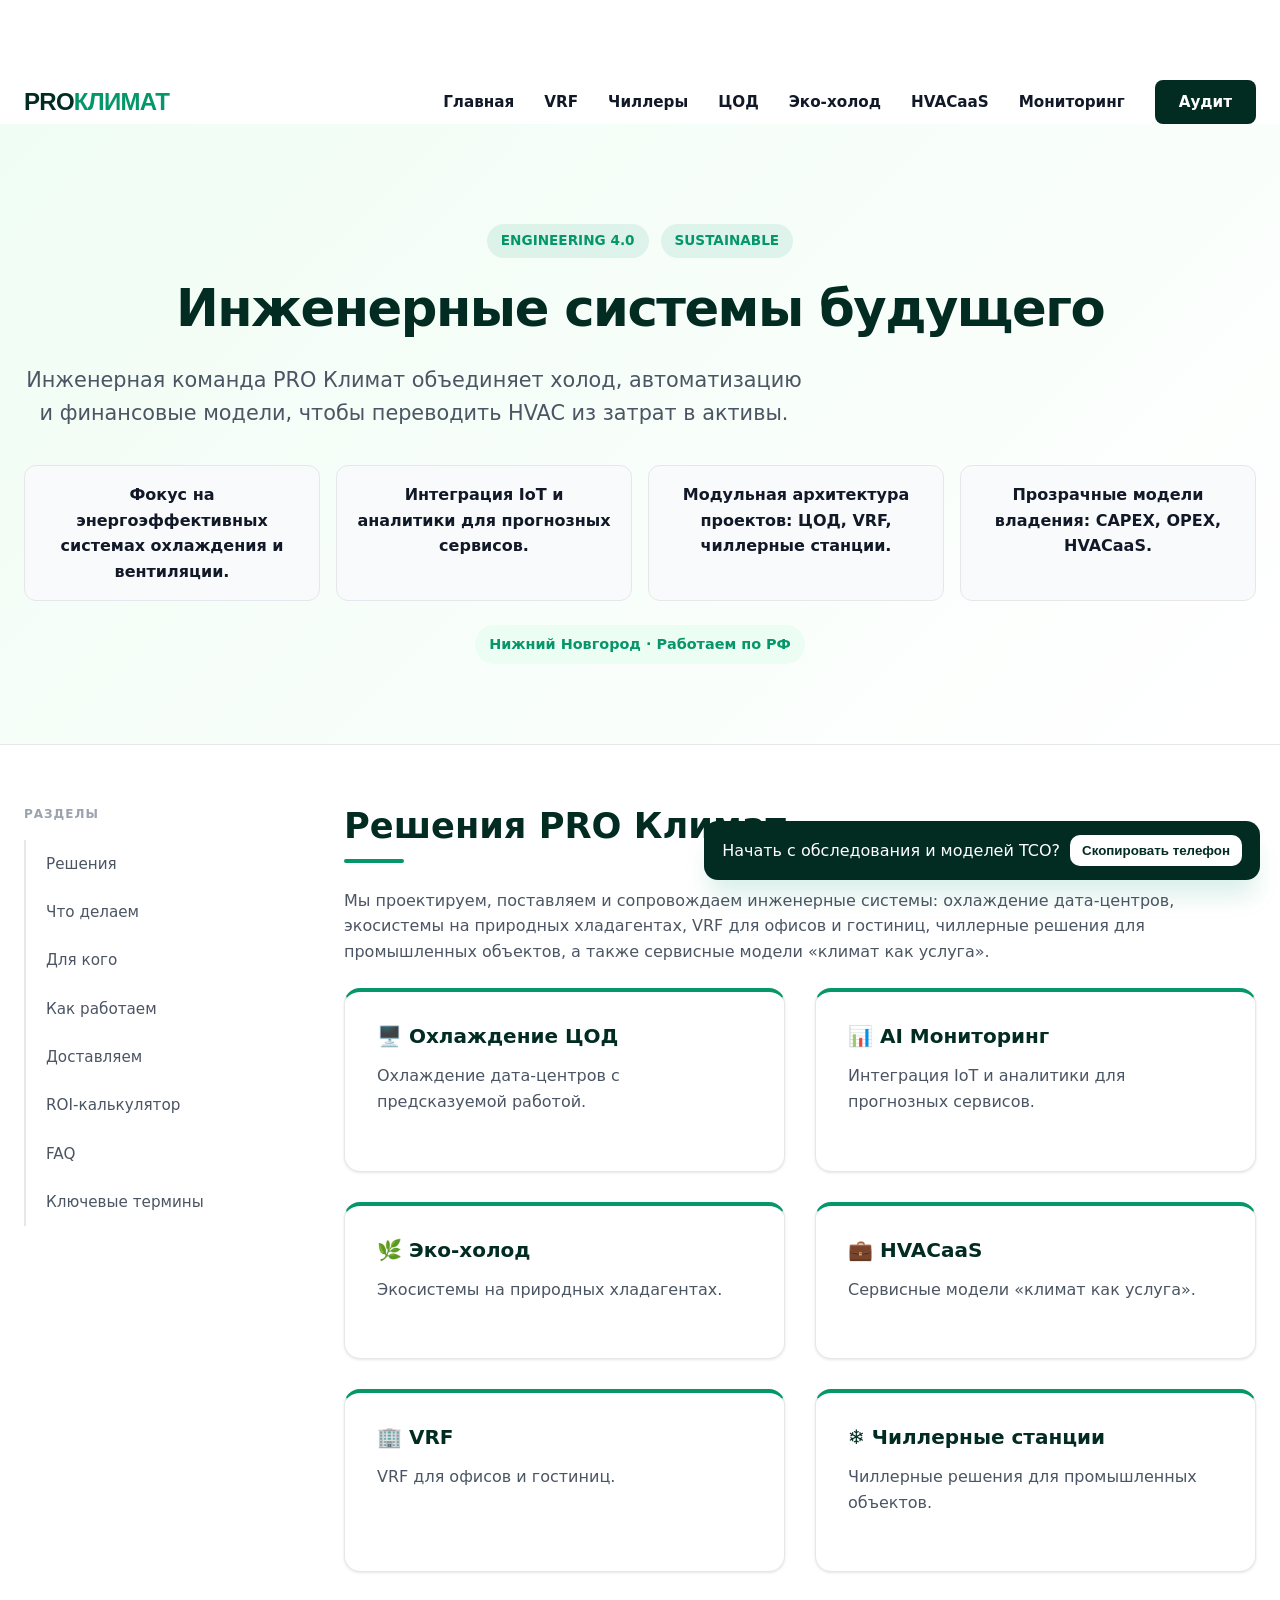
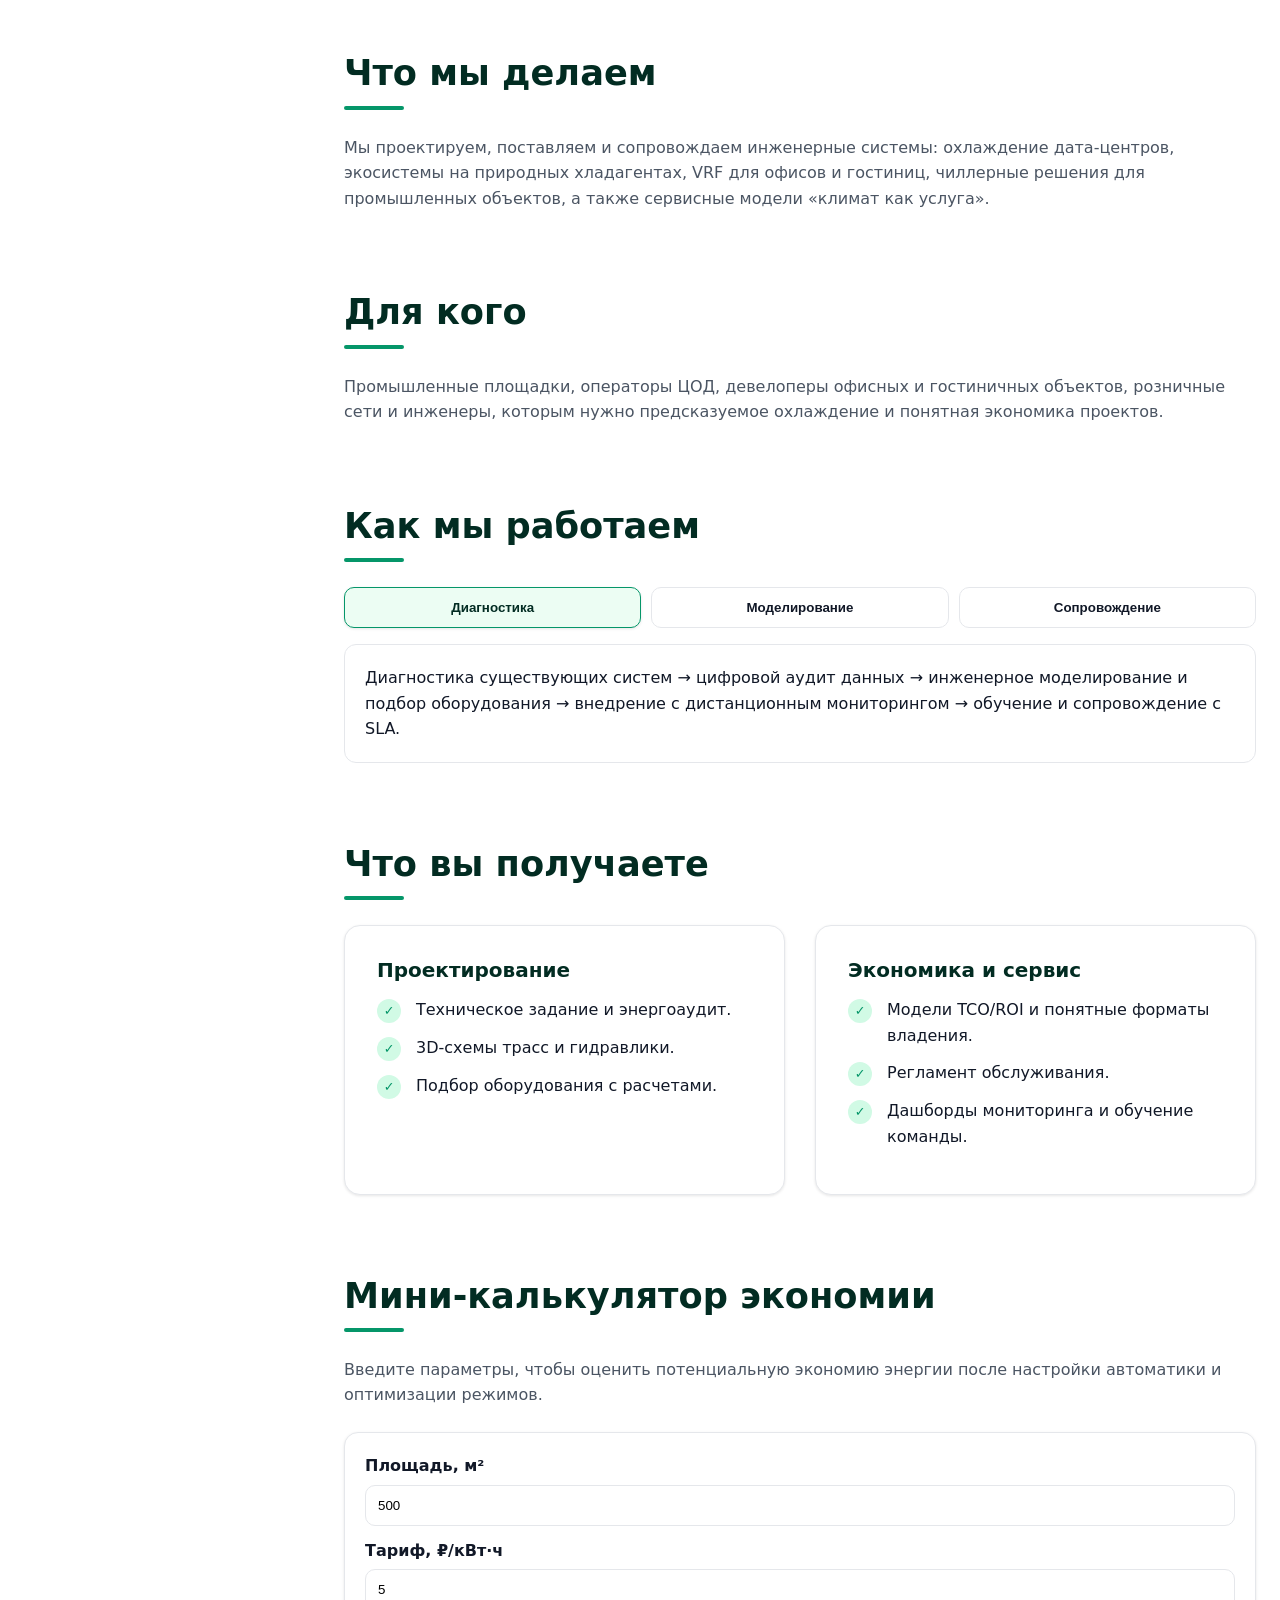
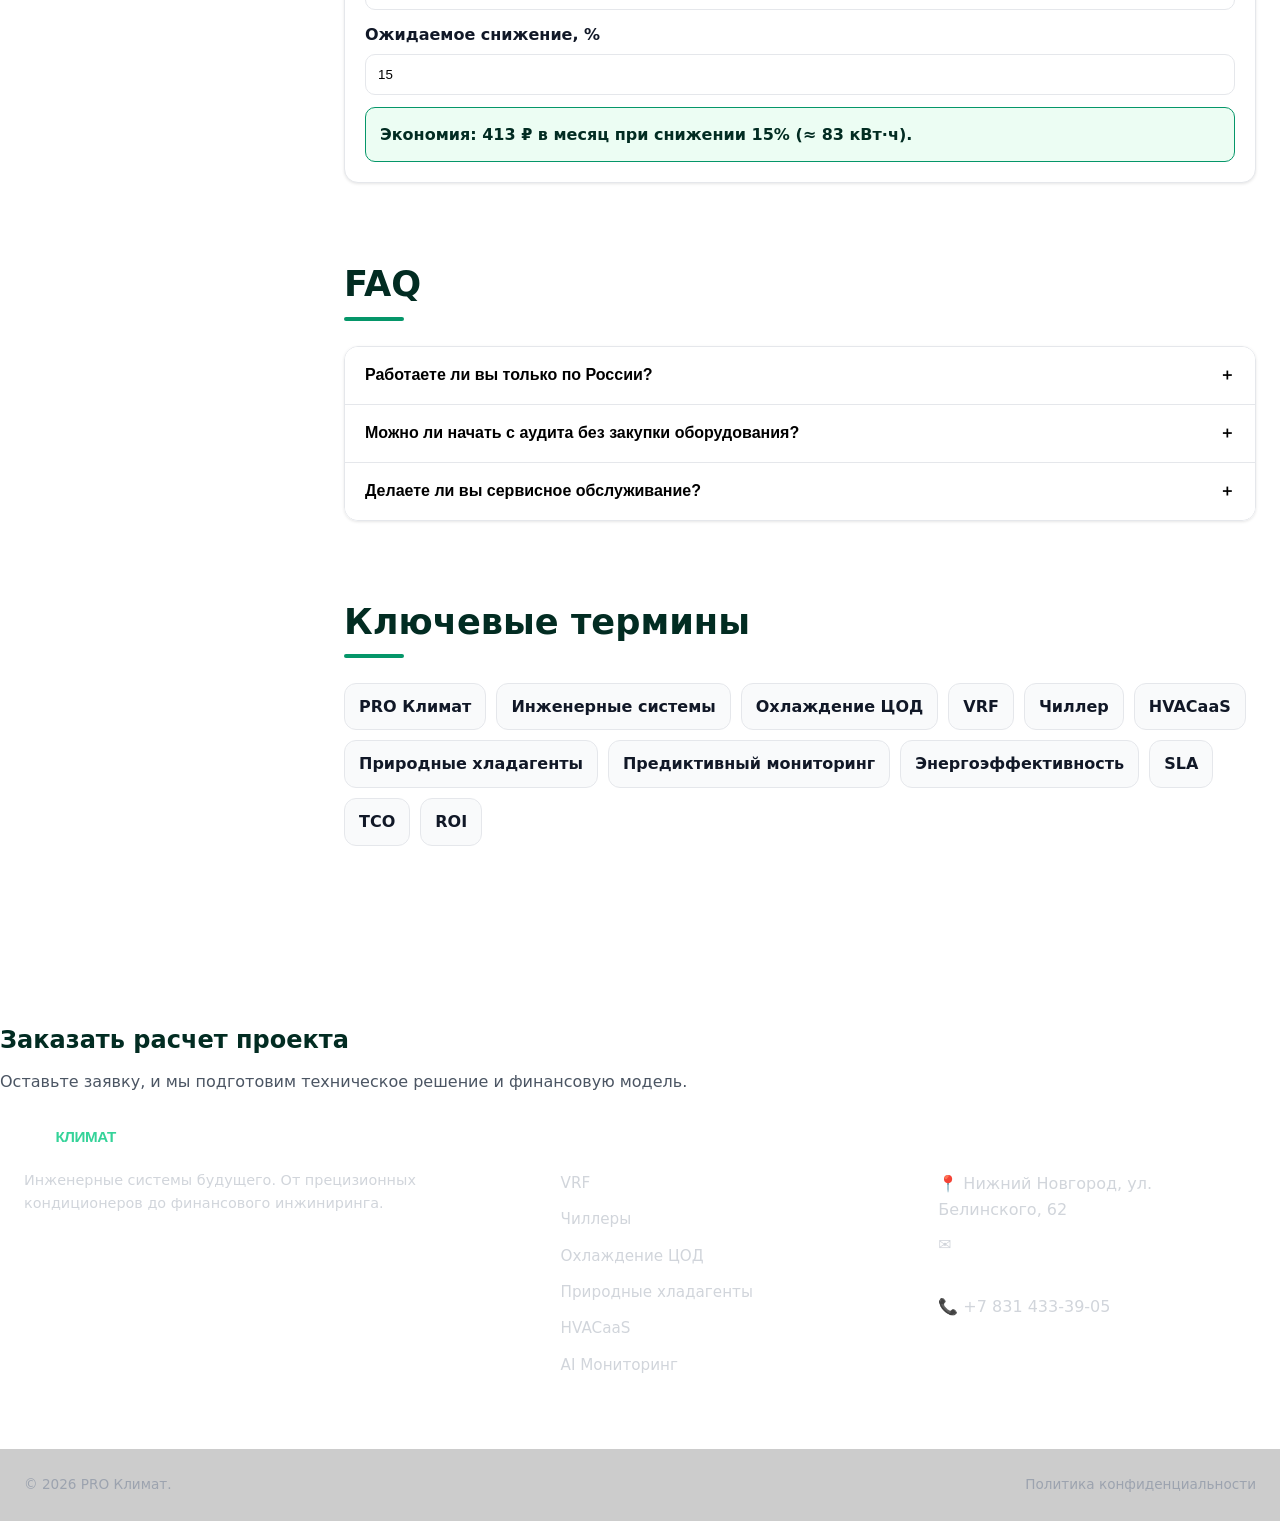
<file: index.html>
<!DOCTYPE html>
<html lang="ru">
<head>
    <meta charset="UTF-8">
    <meta name="viewport" content="width=device-width, initial-scale=1.0">
    <title>PRO Климат — Инженерные системы будущего</title>
    <meta name="description" content="Инженерная команда PRO Климат объединяет холод, автоматизацию и финансовые модели, чтобы переводить HVAC из затрат в активы.">
    <link rel="canonical" href="https://pro.master52.ru/index.html">
    <meta property="og:title" content="PRO Климат — Инженерные системы будущего">
    <meta property="og:description" content="Инженерная команда PRO Климат объединяет холод, автоматизацию и финансовые модели, чтобы переводить HVAC из затрат в активы.">
    <meta property="og:type" content="website">
    <meta property="og:url" content="https://pro.master52.ru/index.html">
    <meta property="og:site_name" content="PRO Климат">
    <meta name="twitter:card" content="summary_large_image">
    <meta name="twitter:title" content="PRO Климат — инженерные системы будущего">
    <meta name="twitter:description" content="Инженерная команда PRO Климат объединяет холод, автоматизацию и финансовые модели, чтобы переводить HVAC из затрат в активы.">
    <link rel="stylesheet" href="assets/css/site.css">
    <script type="application/ld+json">
    {
      "@context": "https://schema.org",
      "@type": "Organization",
      "name": "PRO Климат",
      "url": "https://pro.master52.ru/",
      "logo": "https://pro.master52.ru/assets/img/logo.svg",
      "contactPoint": {
        "@type": "ContactPoint",
        "telephone": "+7 831 433-39-05",
        "contactType": "customer service",
        "email": "4333928@mail.ru"
      },
      "address": {
        "@type": "PostalAddress",
        "streetAddress": "ул. Белинского, 62",
        "addressLocality": "Нижний Новгород",
        "addressCountry": "RU"
      }
    }
    </script>
    <script type="application/ld+json">
    {
      "@context": "https://schema.org",
      "@type": "WebSite",
      "url": "https://pro.master52.ru/",
      "name": "PRO Климат",
      "potentialAction": {
        "@type": "SearchAction",
        "target": "https://pro.master52.ru/?q={search_term_string}",
        "query-input": "required name=search_term_string"
      }
    }
    </script>
</head>
<body>
    <div id="header-inj"></div>

    <main>
        <section class="hero reveal" aria-labelledby="home-title">
            <div class="container" style="text-align:center;">
                <div class="badges" style="justify-content:center; margin-bottom: 20px;">
                    <div class="badge">Engineering 4.0</div>
                    <div class="badge">Sustainable</div>
                </div>
                <h1 id="home-title" class="hero-title">Инженерные системы будущего</h1>
                <p class="hero-desc">Инженерная команда PRO Климат объединяет холод, автоматизацию и финансовые модели, чтобы переводить HVAC из затрат в активы.</p>
                <div class="summary-grid" aria-label="Краткое резюме">
                    <div class="summary-item">Фокус на энергоэффективных системах охлаждения и вентиляции.</div>
                    <div class="summary-item">Интеграция IoT и аналитики для прогнозных сервисов.</div>
                    <div class="summary-item">Модульная архитектура проектов: ЦОД, VRF, чиллерные станции.</div>
                    <div class="summary-item">Прозрачные модели владения: CAPEX, OPEX, HVACaaS.</div>
                </div>
                <div class="pill" style="margin:0 auto;">Нижний Новгород · Работаем по РФ</div>
            </div>
        </section>

        <div class="container content">
            <section id="solutions" class="reveal">
                <div class="layout">
                    <aside class="sidebar" aria-label="Навигация по странице">
                        <div class="side-label">Разделы</div>
                        <div class="side-menu">
                            <a href="#solutions">Решения</a>
                            <a href="#what">Что делаем</a>
                            <a href="#who">Для кого</a>
                            <a href="#process">Как работаем</a>
                            <a href="#deliverables">Доставляем</a>
                            <a href="#calculator">ROI-калькулятор</a>
                            <a href="#faq">FAQ</a>
                            <a href="#terms">Ключевые термины</a>
                        </div>
                    </aside>
                    <div class="content">
                        <section aria-labelledby="solutions-title">
                            <h2 id="solutions-title">Решения PRO Климат</h2>
                            <p>Мы проектируем, поставляем и сопровождаем инженерные системы: охлаждение дата-центров, экосистемы на природных хладагентах, VRF для офисов и гостиниц, чиллерные решения для промышленных объектов, а также сервисные модели «климат как услуга».</p>
                            <div class="grid-2">
                                <a href="data-centre.html" class="card card-accent">
                                    <h4>🖥️ Охлаждение ЦОД</h4>
                                    <p>Охлаждение дата-центров с предсказуемой работой.</p>
                                </a>
                                <a href="monitoring.html" class="card card-accent">
                                    <h4>📊 AI Мониторинг</h4>
                                    <p>Интеграция IoT и аналитики для прогнозных сервисов.</p>
                                </a>
                                <a href="natural-refrigerant.html" class="card card-accent">
                                    <h4>🌿 Эко-холод</h4>
                                    <p>Экосистемы на природных хладагентах.</p>
                                </a>
                                <a href="hvacaas.html" class="card card-accent">
                                    <h4>💼 HVACaaS</h4>
                                    <p>Сервисные модели «климат как услуга».</p>
                                </a>
                                <a href="vrf.html" class="card card-accent">
                                    <h4>🏢 VRF</h4>
                                    <p>VRF для офисов и гостиниц.</p>
                                </a>
                                <a href="chiller.html" class="card card-accent">
                                    <h4>❄️ Чиллерные станции</h4>
                                    <p>Чиллерные решения для промышленных объектов.</p>
                                </a>
                            </div>
                        </section>

                        <section id="what" aria-labelledby="what-title" class="reveal">
                            <h2 id="what-title">Что мы делаем</h2>
                            <p>Мы проектируем, поставляем и сопровождаем инженерные системы: охлаждение дата-центров, экосистемы на природных хладагентах, VRF для офисов и гостиниц, чиллерные решения для промышленных объектов, а также сервисные модели «климат как услуга».</p>
                        </section>

                        <section id="who" aria-labelledby="who-title" class="reveal">
                            <h2 id="who-title">Для кого</h2>
                            <p>Промышленные площадки, операторы ЦОД, девелоперы офисных и гостиничных объектов, розничные сети и инженеры, которым нужно предсказуемое охлаждение и понятная экономика проектов.</p>
                        </section>

                        <section id="process" aria-labelledby="process-title" class="reveal">
                            <h2 id="process-title">Как мы работаем</h2>
                            <div class="tab-buttons" role="tablist" aria-label="Этапы работы">
                                <button role="tab" aria-selected="true" aria-controls="tab1" id="tab-btn-1">Диагностика</button>
                                <button role="tab" aria-selected="false" aria-controls="tab2" id="tab-btn-2">Моделирование</button>
                                <button role="tab" aria-selected="false" aria-controls="tab3" id="tab-btn-3">Сопровождение</button>
                            </div>
                            <div id="tab1" class="tab-panel active" role="tabpanel" aria-labelledby="tab-btn-1">
                                Диагностика существующих систем → цифровой аудит данных → инженерное моделирование и подбор оборудования → внедрение с дистанционным мониторингом → обучение и сопровождение с SLA.
                            </div>
                            <div id="tab2" class="tab-panel" role="tabpanel" aria-labelledby="tab-btn-2">
                                Инженерное моделирование и подбор оборудования → подготовка трасс и 3D-схем гидравлики → расчеты TCO/ROI.
                            </div>
                            <div id="tab3" class="tab-panel" role="tabpanel" aria-labelledby="tab-btn-3">
                                Внедрение с дистанционным мониторингом → обучение и сопровождение с SLA → регламент обслуживания и дашборды мониторинга.
                            </div>
                        </section>

                        <section id="deliverables" aria-labelledby="deliverables-title" class="reveal">
                            <h2 id="deliverables-title">Что вы получаете</h2>
                            <div class="grid-2">
                                <div class="card">
                                    <h4>Проектирование</h4>
                                    <ul class="list-check">
                                        <li><span class="icon-ok">✓</span><span>Техническое задание и энергоаудит.</span></li>
                                        <li><span class="icon-ok">✓</span><span>3D-схемы трасс и гидравлики.</span></li>
                                        <li><span class="icon-ok">✓</span><span>Подбор оборудования с расчетами.</span></li>
                                    </ul>
                                </div>
                                <div class="card">
                                    <h4>Экономика и сервис</h4>
                                    <ul class="list-check">
                                        <li><span class="icon-ok">✓</span><span>Модели TCO/ROI и понятные форматы владения.</span></li>
                                        <li><span class="icon-ok">✓</span><span>Регламент обслуживания.</span></li>
                                        <li><span class="icon-ok">✓</span><span>Дашборды мониторинга и обучение команды.</span></li>
                                    </ul>
                                </div>
                            </div>
                        </section>

                        <section id="calculator" aria-labelledby="calc-title" class="reveal">
                            <h2 id="calc-title">Мини-калькулятор экономии</h2>
                            <p>Введите параметры, чтобы оценить потенциальную экономию энергии после настройки автоматики и оптимизации режимов.</p>
                            <div class="calc-card" data-calculator="home">
                                <label for="area">Площадь, м²</label>
                                <input id="area" type="number" min="50" value="500" inputmode="numeric">
                                <label for="tariff">Тариф, ₽/кВт·ч</label>
                                <input id="tariff" type="number" min="1" step="0.01" value="5" inputmode="decimal">
                                <label for="saving">Ожидаемое снижение, %</label>
                                <input id="saving" type="number" min="1" max="40" value="15" inputmode="numeric">
                                <div class="calc-output" aria-live="polite">Результат появится после ввода параметров.</div>
                            </div>
                        </section>

                        <section id="faq" aria-labelledby="faq-title" class="reveal">
                            <h2 id="faq-title">FAQ</h2>
                            <div class="accordion" data-accordion>
                                <div class="accordion-item">
                                    <button type="button" aria-expanded="false">Работаете ли вы только по России?<span class="icon">＋</span></button>
                                    <div class="accordion-panel">Базируемся в Нижнем Новгороде и работаем по всей стране, поддерживаем проекты с удаленным мониторингом.</div>
                                </div>
                                <div class="accordion-item">
                                    <button type="button" aria-expanded="false">Можно ли начать с аудита без закупки оборудования?<span class="icon">＋</span></button>
                                    <div class="accordion-panel">Да, часто начинаем с обследования, моделей TCO и быстрых мер по регулировке режимов.</div>
                                </div>
                                <div class="accordion-item">
                                    <button type="button" aria-expanded="false">Делаете ли вы сервисное обслуживание?<span class="icon">＋</span></button>
                                    <div class="accordion-panel">Предоставляем сервисные контракты с регламентами, обучением и дистанционным контролем.</div>
                                </div>
                            </div>
                        </section>

                        <section id="terms" aria-labelledby="terms-title" class="reveal">
                            <h2 id="terms-title">Ключевые термины</h2>
                            <div class="key-terms">
                                <span>PRO Климат</span>
                                <span>Инженерные системы</span>
                                <span>Охлаждение ЦОД</span>
                                <span>VRF</span>
                                <span>Чиллер</span>
                                <span>HVACaaS</span>
                                <span>Природные хладагенты</span>
                                <span>Предиктивный мониторинг</span>
                                <span>Энергоэффективность</span>
                                <span>SLA</span>
                                <span>TCO</span>
                                <span>ROI</span>
                            </div>
                        </section>
                    </div>
                </div>
            </section>

        </div>
    </main>

    <div id="cta-inj"></div>
    <div id="footer-inj"></div>

    <div class="sticky-cta" role="alert" aria-live="polite">
        <span>Начать с обследования и моделей TCO?</span>
        <button type="button" data-copy="+7 831 433-39-05">Скопировать телефон</button>
    </div>

    <script src="assets/js/site.js" defer></script>
    <script type="application/ld+json">
    {
      "@context": "https://schema.org",
      "@type": "FAQPage",
      "mainEntity": [
        {"@type": "Question","name": "Работаете ли вы только по России?","acceptedAnswer":{"@type":"Answer","text":"Базируемся в Нижнем Новгороде и работаем по всей стране, поддерживаем проекты с удаленным мониторингом."}},
        {"@type": "Question","name": "Можно ли начать с аудита без закупки оборудования?","acceptedAnswer":{"@type":"Answer","text":"Да, часто начинаем с обследования, моделей TCO и быстрых мер по регулировке режимов."}},
        {"@type": "Question","name": "Делаете ли вы сервисное обслуживание?","acceptedAnswer":{"@type":"Answer","text":"Предоставляем сервисные контракты с регламентами, обучением и дистанционным контролем."}}
      ]
    }
    </script>
</body>
</html>
</file>
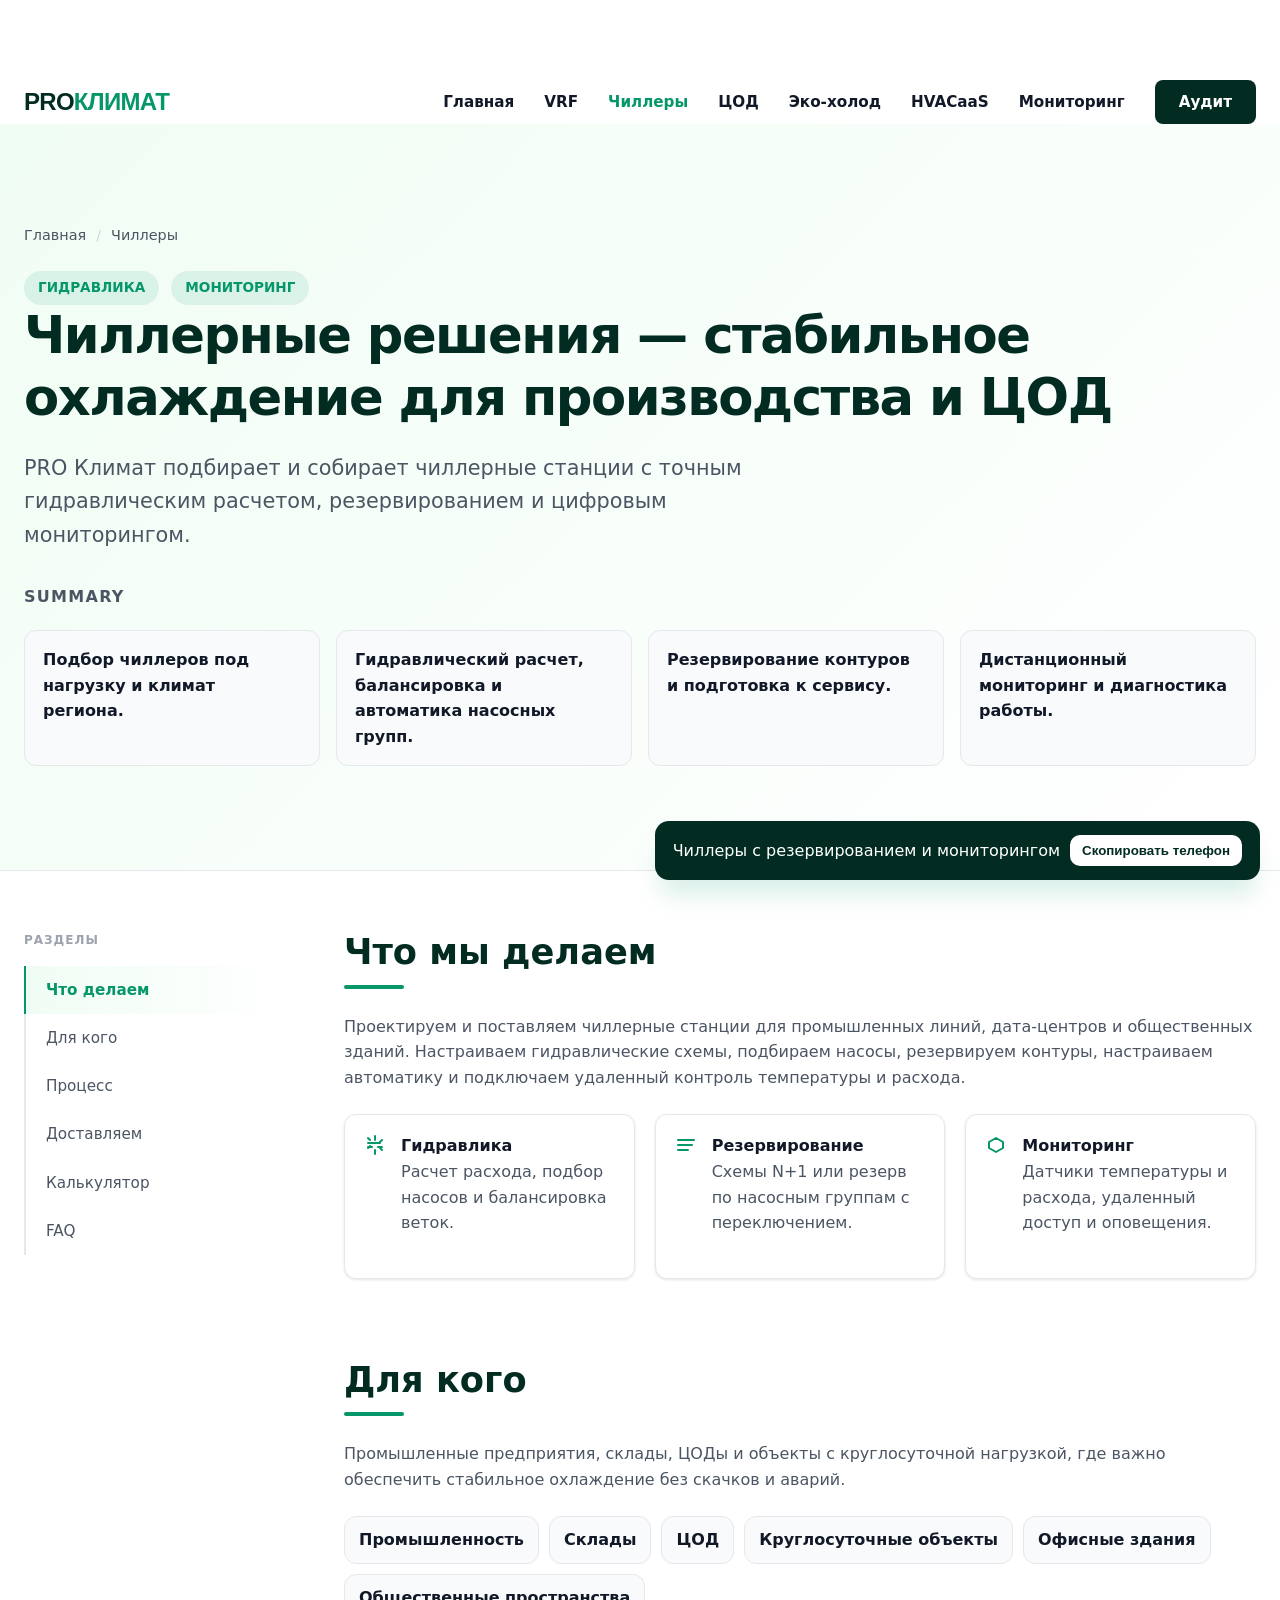
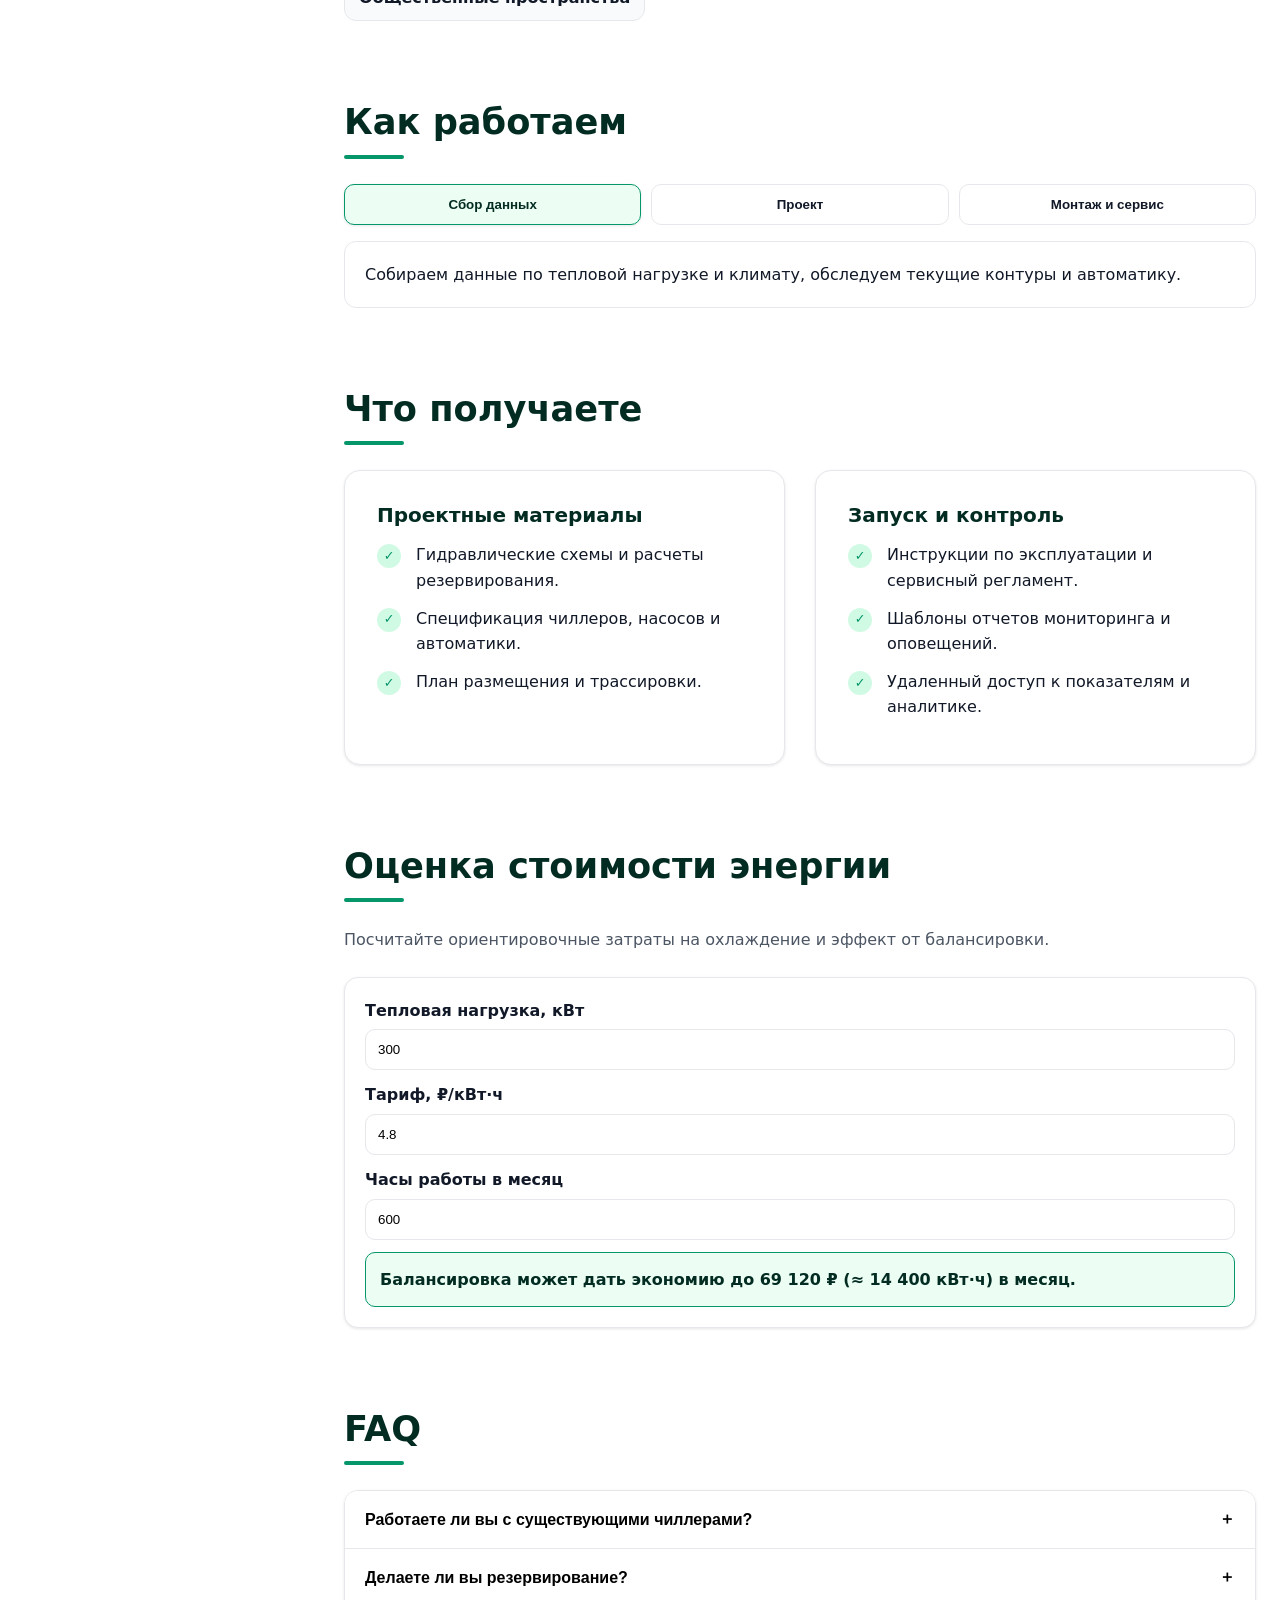
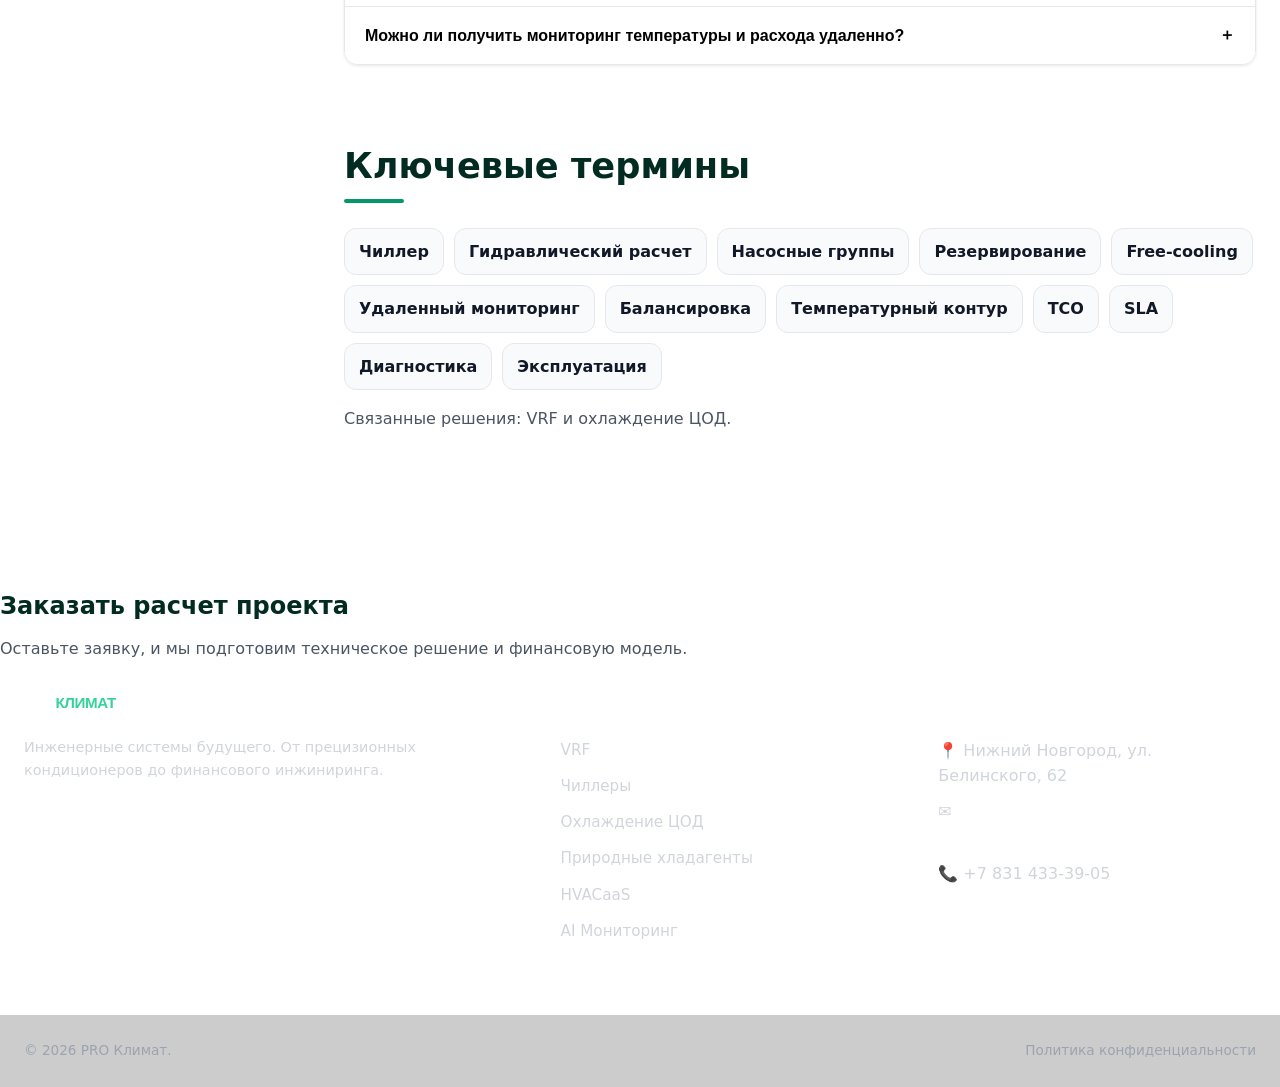
<file: chiller.html>
<!DOCTYPE html>
<html lang="ru">
<head>
    <meta charset="UTF-8">
    <meta name="viewport" content="width=device-width, initial-scale=1.0">
    <title>Чиллерные решения — стабильное охлаждение</title>
    <meta name="description" content="PRO Климат подбирает и собирает чиллерные станции с точным гидравлическим расчетом, резервированием и цифровым мониторингом.">
    <link rel="canonical" href="https://pro.master52.ru/chiller.html">
    <meta property="og:title" content="Чиллерные решения — стабильное охлаждение">
    <meta property="og:description" content="PRO Климат подбирает и собирает чиллерные станции с точным гидравлическим расчетом, резервированием и цифровым мониторингом.">
    <meta property="og:type" content="article">
    <meta property="og:url" content="https://pro.master52.ru/chiller.html">
    <meta property="og:site_name" content="PRO Климат">
    <meta name="twitter:card" content="summary_large_image">
    <meta name="twitter:title" content="Чиллерные решения — стабильное охлаждение">
    <meta name="twitter:description" content="PRO Климат подбирает и собирает чиллерные станции с точным гидравлическим расчетом, резервированием и цифровым мониторингом.">
    <link rel="stylesheet" href="assets/css/site.css">
    <script type="application/ld+json">
    {
      "@context": "https://schema.org",
      "@graph": [
        {
          "@type": "Organization",
          "name": "PRO Климат",
          "url": "https://pro.master52.ru/",
          "logo": "https://pro.master52.ru/assets/img/logo.svg",
          "contactPoint": {"@type": "ContactPoint","telephone": "+7 831 433-39-05","contactType": "customer service","email": "4333928@mail.ru"},
          "address": {"@type": "PostalAddress","streetAddress": "ул. Белинского, 62","addressLocality": "Нижний Новгород","addressCountry": "RU"}
        },
        {"@type": "WebSite","url": "https://pro.master52.ru/","name": "PRO Климат"},
        {
          "@type": "BreadcrumbList",
          "itemListElement": [
            {"@type": "ListItem", "position": 1, "name": "Главная", "item": "https://pro.master52.ru/index.html"},
            {"@type": "ListItem", "position": 2, "name": "Чиллеры", "item": "https://pro.master52.ru/chiller.html"}
          ]
        }
      ]
    }
    </script>
</head>
<body>
    <div id="header-inj"></div>
    <main>
        <section class="hero reveal" aria-labelledby="chiller-title">
            <div class="container">
                <div class="breadcrumbs"><a href="/">Главная</a><span>/</span>Чиллеры</div>
                <div class="badges">
                    <div class="badge">Гидравлика</div>
                    <div class="badge">Мониторинг</div>
                </div>
                <h1 id="chiller-title" class="hero-title">Чиллерные решения — стабильное охлаждение для производства и ЦОД</h1>
                <p class="hero-desc">PRO Климат подбирает и собирает чиллерные станции с точным гидравлическим расчетом, резервированием и цифровым мониторингом.</p>
                <h2 style="font-size:1rem; letter-spacing:0.08em; text-transform:uppercase; color:var(--c-text-light);">Summary</h2>
                <div class="summary-grid" aria-label="Краткое резюме чиллеров">
                    <div class="summary-item">Подбор чиллеров под нагрузку и климат региона.</div>
                    <div class="summary-item">Гидравлический расчет, балансировка и автоматика насосных групп.</div>
                    <div class="summary-item">Резервирование контуров и подготовка к сервису.</div>
                    <div class="summary-item">Дистанционный мониторинг и диагностика работы.</div>
                </div>
            </div>
        </section>

        <div class="container content">
            <section class="layout reveal">
                <aside class="sidebar" aria-label="Навигация по чиллерам">
                    <div class="side-label">Разделы</div>
                    <div class="side-menu">
                        <a href="#what">Что делаем</a>
                        <a href="#who">Для кого</a>
                        <a href="#how">Процесс</a>
                        <a href="#deliver">Доставляем</a>
                        <a href="#calc">Калькулятор</a>
                        <a href="#faq">FAQ</a>
                    </div>
                </aside>
                <div class="content">
                    <section id="what" aria-labelledby="what-title">
                        <h2 id="what-title">Что мы делаем</h2>
                        <p>Проектируем и поставляем чиллерные станции для промышленных линий, дата-центров и общественных зданий. Настраиваем гидравлические схемы, подбираем насосы, резервируем контуры, настраиваем автоматику и подключаем удаленный контроль температуры и расхода.</p>
                        <div class="feature-list">
                            <div class="feature">
                                <svg viewBox="0 0 24 24" fill="none" aria-hidden="true"><path d="M12 3v4m0 10v4m7-7h-4M9 14H5m12-4H5m14-3l-2 2m0 6l2 2M5 5l2 2m0 6L5 15" stroke="currentColor" stroke-width="2" stroke-linecap="round"/></svg>
                                <div><strong>Гидравлика</strong><p>Расчет расхода, подбор насосов и балансировка веток.</p></div>
                            </div>
                            <div class="feature">
                                <svg viewBox="0 0 24 24" fill="none" aria-hidden="true"><path d="M4 7h16M4 12h14M4 17h10" stroke="currentColor" stroke-width="2" stroke-linecap="round"/></svg>
                                <div><strong>Резервирование</strong><p>Схемы N+1 или резерв по насосным группам с переключением.</p></div>
                            </div>
                            <div class="feature">
                                <svg viewBox="0 0 24 24" fill="none" aria-hidden="true"><path d="M12 5l7 4v6l-7 4-7-4V9l7-4z" stroke="currentColor" stroke-width="2" stroke-linecap="round" stroke-linejoin="round"/></svg>
                                <div><strong>Мониторинг</strong><p>Датчики температуры и расхода, удаленный доступ и оповещения.</p></div>
                            </div>
                        </div>
                    </section>

                    <section id="who" class="reveal" aria-labelledby="who-title">
                        <h2 id="who-title">Для кого</h2>
                        <p>Промышленные предприятия, склады, ЦОДы и объекты с круглосуточной нагрузкой, где важно обеспечить стабильное охлаждение без скачков и аварий.</p>
                        <div class="key-terms" style="justify-content:flex-start;">
                            <span>Промышленность</span><span>Склады</span><span>ЦОД</span><span>Круглосуточные объекты</span><span>Офисные здания</span><span>Общественные пространства</span>
                        </div>
                    </section>

                    <section id="how" class="reveal" aria-labelledby="how-title">
                        <h2 id="how-title">Как работаем</h2>
                        <div class="tab-buttons" role="tablist" aria-label="Этапы чиллеров">
                            <button role="tab" aria-selected="true" aria-controls="ch-tab1" id="ch-tab-btn-1">Сбор данных</button>
                            <button role="tab" aria-selected="false" aria-controls="ch-tab2" id="ch-tab-btn-2">Проект</button>
                            <button role="tab" aria-selected="false" aria-controls="ch-tab3" id="ch-tab-btn-3">Монтаж и сервис</button>
                        </div>
                        <div id="ch-tab1" class="tab-panel active" role="tabpanel" aria-labelledby="ch-tab-btn-1">Собираем данные по тепловой нагрузке и климату, обследуем текущие контуры и автоматику.</div>
                        <div id="ch-tab2" class="tab-panel" role="tabpanel" aria-labelledby="ch-tab-btn-2">Подбираем чиллеры и гидромодули, проектируем разводку, размещение и резервирование.</div>
                        <div id="ch-tab3" class="tab-panel" role="tabpanel" aria-labelledby="ch-tab-btn-3">Монтаж с учетом сервисных зон, балансировка, подключение мониторинга и регламент сервисных проверок.</div>
                    </section>

                    <section id="deliver" class="reveal" aria-labelledby="deliver-title">
                        <h2 id="deliver-title">Что получаете</h2>
                        <div class="grid-2">
                            <div class="card">
                                <h4>Проектные материалы</h4>
                                <ul class="list-check">
                                    <li><span class="icon-ok">✓</span><span>Гидравлические схемы и расчеты резервирования.</span></li>
                                    <li><span class="icon-ok">✓</span><span>Спецификация чиллеров, насосов и автоматики.</span></li>
                                    <li><span class="icon-ok">✓</span><span>План размещения и трассировки.</span></li>
                                </ul>
                            </div>
                            <div class="card">
                                <h4>Запуск и контроль</h4>
                                <ul class="list-check">
                                    <li><span class="icon-ok">✓</span><span>Инструкции по эксплуатации и сервисный регламент.</span></li>
                                    <li><span class="icon-ok">✓</span><span>Шаблоны отчетов мониторинга и оповещений.</span></li>
                                    <li><span class="icon-ok">✓</span><span>Удаленный доступ к показателям и аналитике.</span></li>
                                </ul>
                            </div>
                        </div>
                    </section>

                    <section id="calc" class="reveal" aria-labelledby="calc-title">
                        <h2 id="calc-title">Оценка стоимости энергии</h2>
                        <p>Посчитайте ориентировочные затраты на охлаждение и эффект от балансировки.</p>
                        <div class="calc-card" data-calculator="chiller">
                            <label for="ch-load">Тепловая нагрузка, кВт</label>
                            <input id="ch-load" type="number" min="50" value="300">
                            <label for="ch-tariff">Тариф, ₽/кВт·ч</label>
                            <input id="ch-tariff" type="number" min="1" step="0.01" value="4.8">
                            <label for="ch-hrs">Часы работы в месяц</label>
                            <input id="ch-hrs" type="number" min="50" value="600">
                            <div class="calc-output" aria-live="polite">Введите данные, чтобы увидеть оценку.</div>
                        </div>
                    </section>

                    <section id="faq" class="reveal" aria-labelledby="faq-title">
                        <h2 id="faq-title">FAQ</h2>
                        <div class="accordion" data-accordion>
                            <div class="accordion-item">
                                <button type="button" aria-expanded="false">Работаете ли вы с существующими чиллерами?<span class="icon">＋</span></button>
                                <div class="accordion-panel">Да, проводим аудит, перенастройку автоматики и интеграцию с мониторингом без остановки критичных зон.</div>
                            </div>
                            <div class="accordion-item">
                                <button type="button" aria-expanded="false">Делаете ли вы резервирование?<span class="icon">＋</span></button>
                                <div class="accordion-panel">Предлагаем схемы N+1 или резервирование по насосным группам с автоматическим переключением.</div>
                            </div>
                            <div class="accordion-item">
                                <button type="button" aria-expanded="false">Можно ли получить мониторинг температуры и расхода удаленно?<span class="icon">＋</span></button>
                                <div class="accordion-panel">Подключаем датчики и выводим показатели в диспетчерскую или веб-кабинет.</div>
                            </div>
                        </div>
                    </section>

                    <section id="terms" class="reveal" aria-labelledby="terms-title">
                        <h2 id="terms-title">Ключевые термины</h2>
                        <div class="key-terms">
                            <span>Чиллер</span><span>Гидравлический расчет</span><span>Насосные группы</span><span>Резервирование</span><span>Free-cooling</span><span>Удаленный мониторинг</span><span>Балансировка</span><span>Температурный контур</span><span>TCO</span><span>SLA</span><span>Диагностика</span><span>Эксплуатация</span>
                        </div>
                        <p style="margin-top:16px;">Связанные решения: <a href="/vrf.html">VRF</a> и <a href="/data-centre.html">охлаждение ЦОД</a>.</p>
                    </section>
                </div>
            </section>
        </div>
    </main>

    <div id="cta-inj"></div>
    <div id="footer-inj"></div>

    <div class="sticky-cta" role="alert" aria-live="polite">
        <span>Чиллеры с резервированием и мониторингом</span>
        <button type="button" data-copy="+7 831 433-39-05">Скопировать телефон</button>
    </div>

    <script src="assets/js/site.js" defer></script>
    <script type="application/ld+json">
    {
      "@context": "https://schema.org",
      "@type": "FAQPage",
      "mainEntity": [
        {"@type": "Question","name": "Работаете ли вы с существующими чиллерами?","acceptedAnswer":{"@type":"Answer","text":"Да, проводим аудит, перенастройку автоматики и интеграцию с мониторингом без остановки критичных зон."}},
        {"@type": "Question","name": "Делаете ли вы резервирование?","acceptedAnswer":{"@type":"Answer","text":"Предлагаем схемы N+1 или резервирование по насосным группам с автоматическим переключением."}},
        {"@type": "Question","name": "Можно ли получить мониторинг температуры и расхода удаленно?","acceptedAnswer":{"@type":"Answer","text":"Подключаем датчики и выводим показатели в диспетчерскую или веб-кабинет."}}
      ]
    }
    </script>
</body>
</html>
</file>
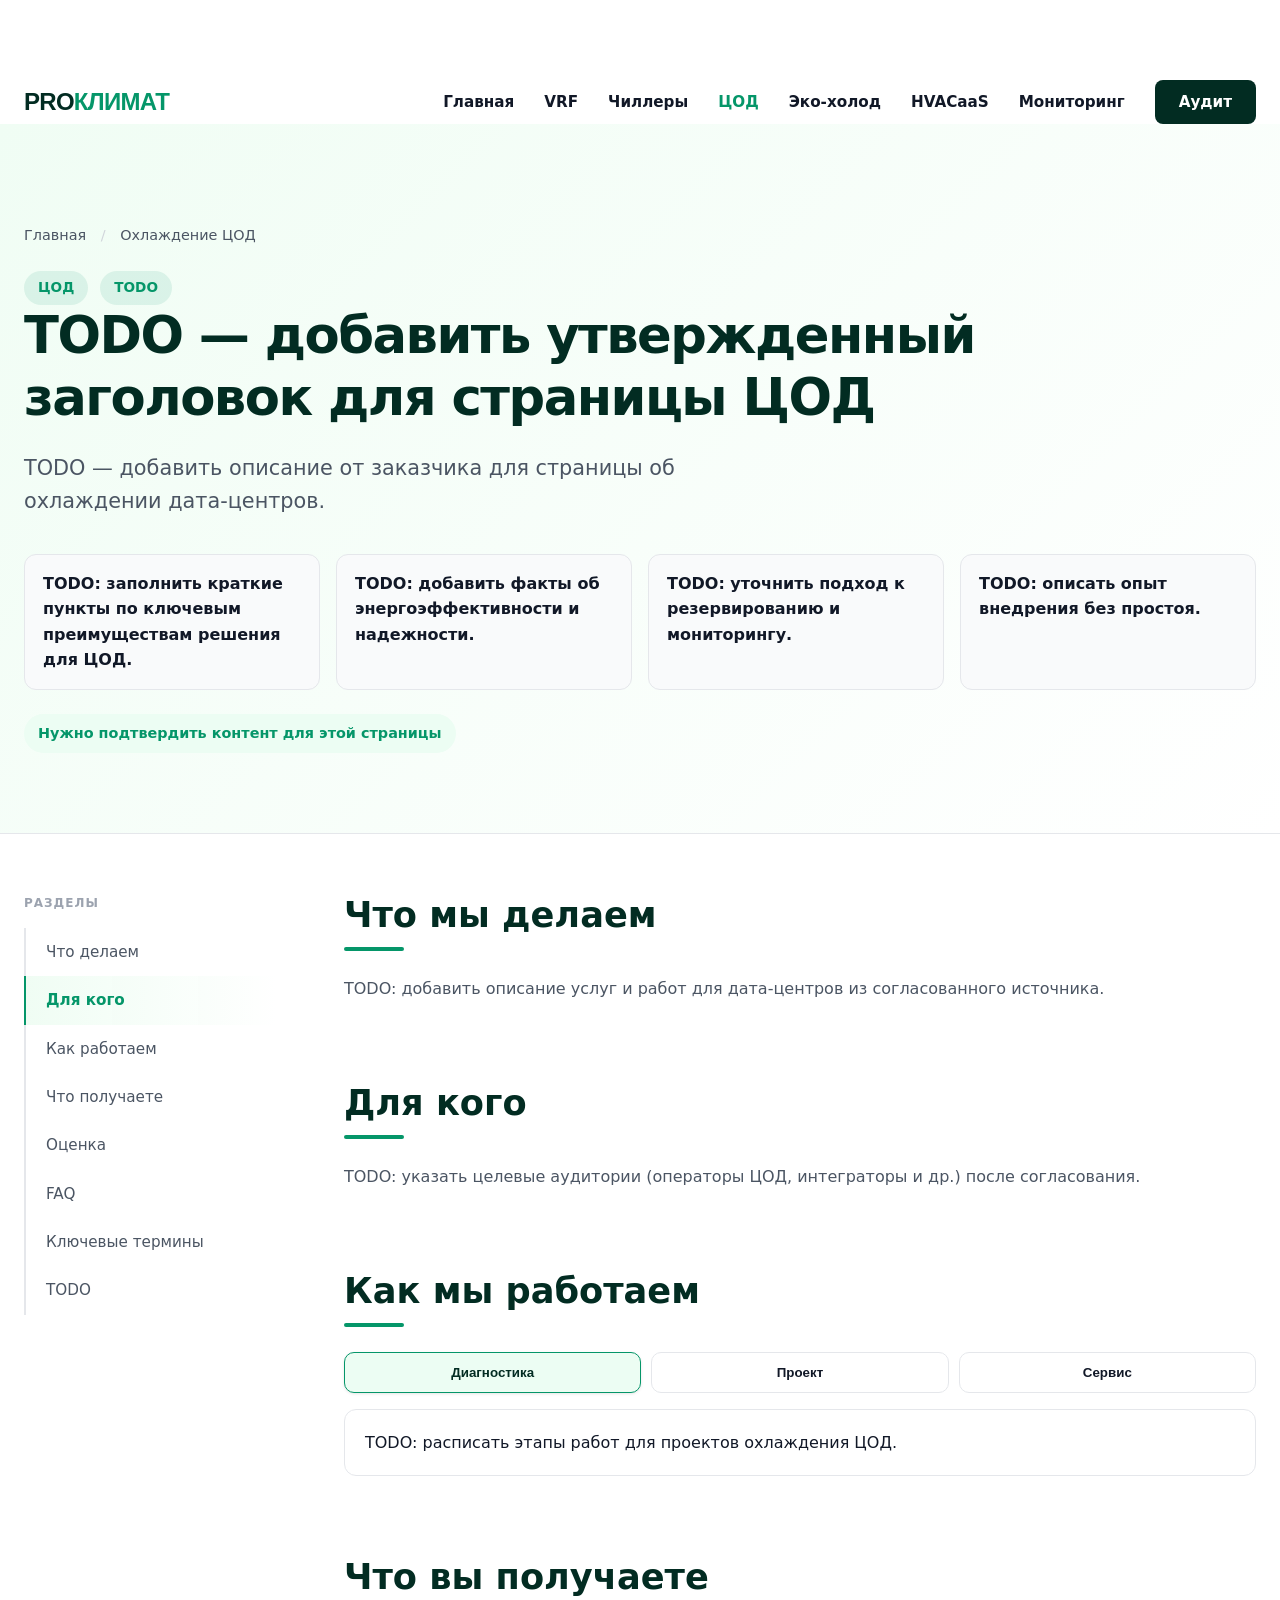
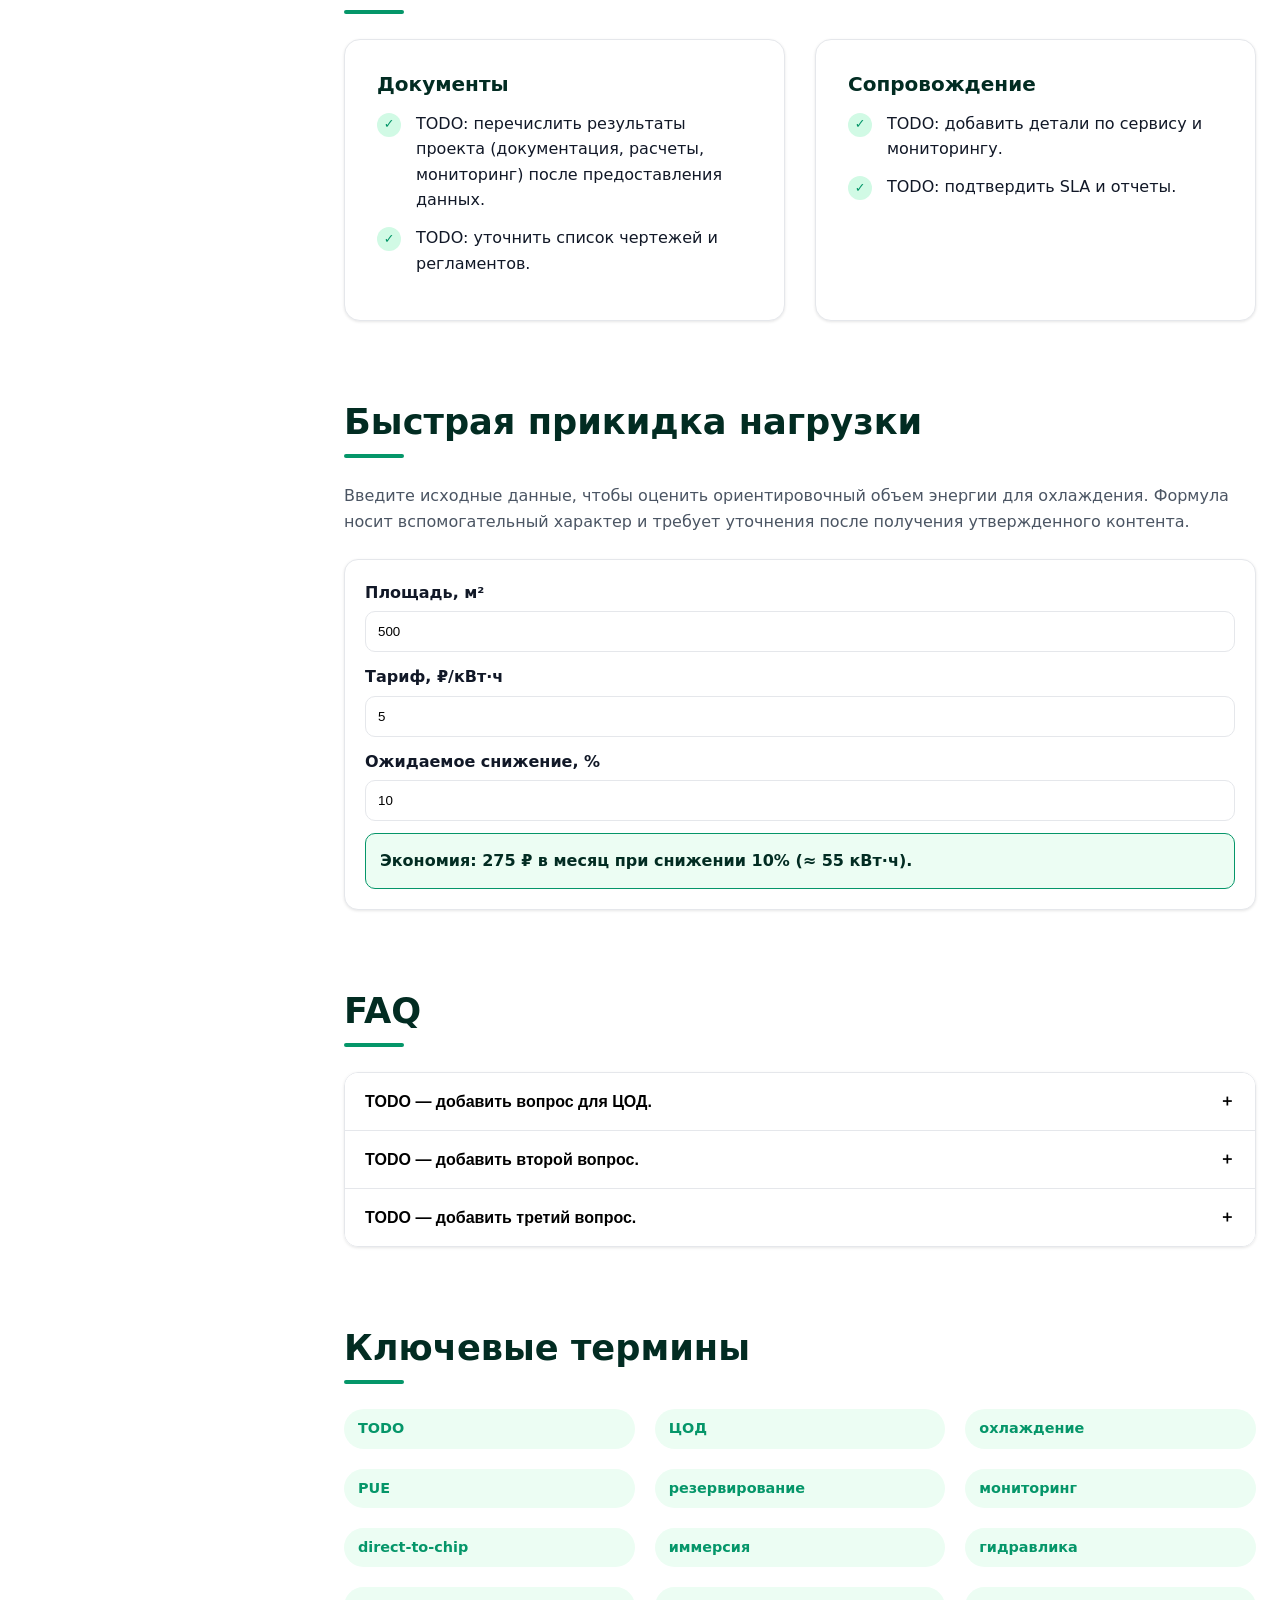
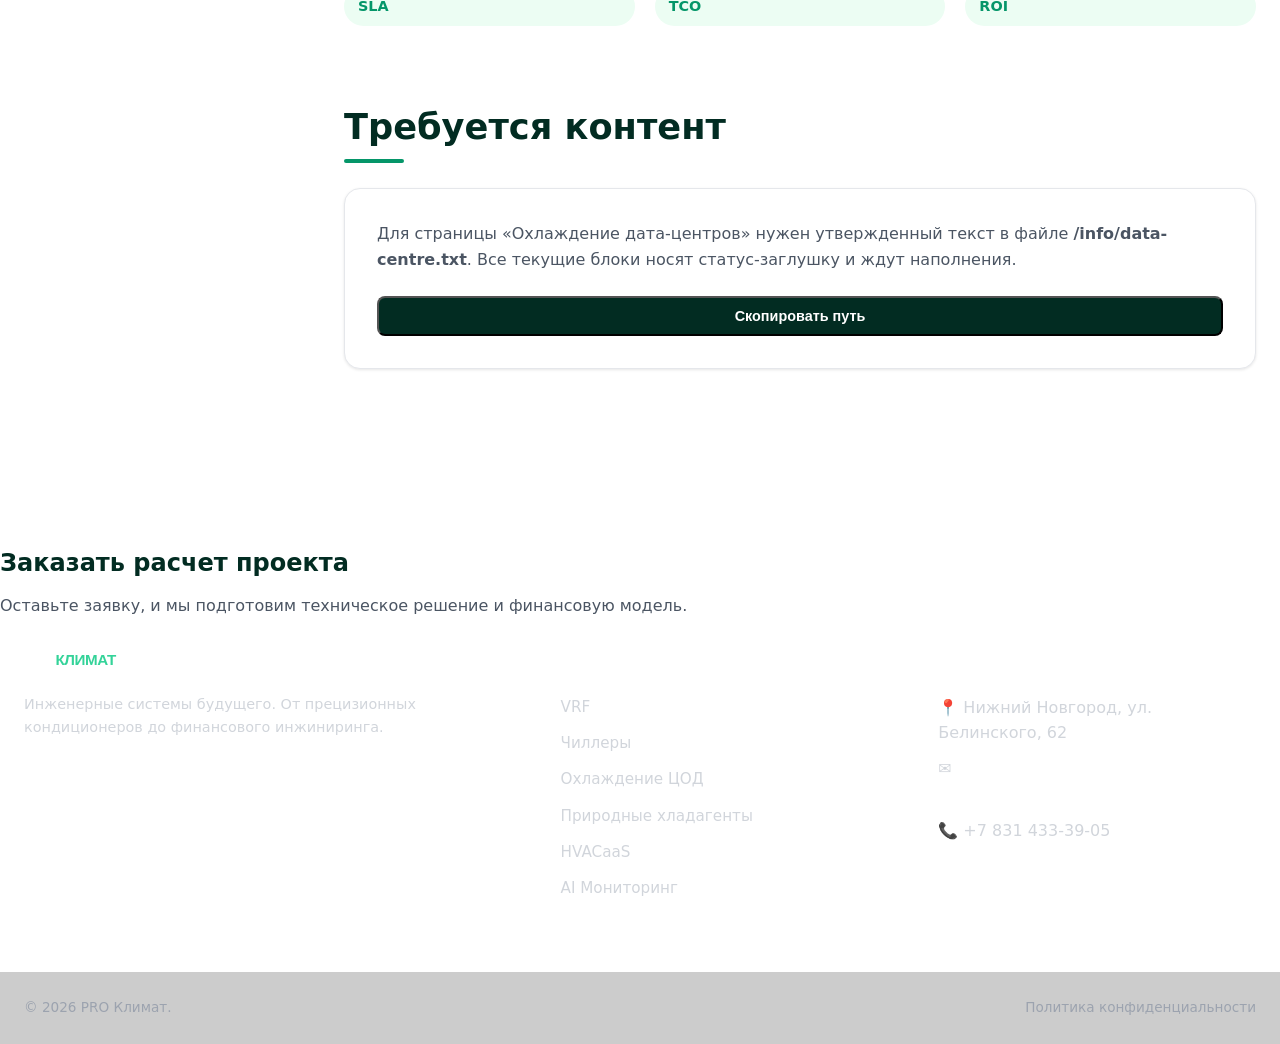
<file: data-centre.html>
<!DOCTYPE html>
<html lang="ru">
<head>
    <meta charset="UTF-8">
    <meta name="viewport" content="width=device-width, initial-scale=1.0">
    <title>TODO — добавить утвержденный заголовок для страницы ЦОД</title>
    <meta name="description" content="TODO — добавить описание от заказчика для страницы об охлаждении дата-центров.">
    <link rel="canonical" href="https://pro.master52.ru/data-centre.html">
    <meta property="og:title" content="TODO — добавить утвержденный заголовок для страницы ЦОД">
    <meta property="og:description" content="TODO — добавить описание от заказчика для страницы об охлаждении дата-центров.">
    <meta property="og:type" content="article">
    <meta property="og:url" content="https://pro.master52.ru/data-centre.html">
    <meta property="og:site_name" content="PRO Климат">
    <meta name="twitter:card" content="summary_large_image">
    <meta name="twitter:title" content="TODO — добавить утвержденный заголовок для страницы ЦОД">
    <meta name="twitter:description" content="TODO — добавить описание от заказчика для страницы об охлаждении дата-центров.">
    <link rel="stylesheet" href="assets/css/site.css">
    <script type="application/ld+json">
    {
      "@context": "https://schema.org",
      "@type": "Organization",
      "name": "PRO Климат",
      "url": "https://pro.master52.ru/",
      "logo": "https://pro.master52.ru/assets/img/logo.svg",
      "contactPoint": {
        "@type": "ContactPoint",
        "telephone": "+7 831 433-39-05",
        "contactType": "customer service",
        "email": "4333928@mail.ru"
      },
      "address": {
        "@type": "PostalAddress",
        "streetAddress": "ул. Белинского, 62",
        "addressLocality": "Нижний Новгород",
        "addressCountry": "RU"
      }
    }
    </script>
    <script type="application/ld+json">
    {
      "@context": "https://schema.org",
      "@type": "WebSite",
      "url": "https://pro.master52.ru/",
      "name": "PRO Климат",
      "potentialAction": {
        "@type": "SearchAction",
        "target": "https://pro.master52.ru/?q={search_term_string}",
        "query-input": "required name=search_term_string"
      }
    }
    </script>
    <script type="application/ld+json">
    {
      "@context": "https://schema.org",
      "@type": "BreadcrumbList",
      "itemListElement": [
        {"@type": "ListItem", "position": 1, "name": "Главная", "item": "https://pro.master52.ru/index.html"},
        {"@type": "ListItem", "position": 2, "name": "Охлаждение дата-центров", "item": "https://pro.master52.ru/data-centre.html"}
      ]
    }
    </script>
    <script type="application/ld+json">
    {
      "@context": "https://schema.org",
      "@type": "FAQPage",
      "mainEntity": [
        {"@type": "Question","name": "TODO — добавить вопрос для ЦОД.","acceptedAnswer": {"@type": "Answer","text": "TODO — добавить ответ после утверждения."}},
        {"@type": "Question","name": "TODO — добавить второй вопрос.","acceptedAnswer": {"@type": "Answer","text": "TODO — добавить второй ответ."}},
        {"@type": "Question","name": "TODO — добавить третий вопрос.","acceptedAnswer": {"@type": "Answer","text": "TODO — добавить третий ответ."}}
      ]
    }
    </script>
</head>
<body>
    <div id="header-inj"></div>

    <main>
        <section class="hero reveal" aria-labelledby="dc-title">
            <div class="container">
                <div class="breadcrumbs"><a href="/">Главная</a> <span>/</span> Охлаждение ЦОД</div>
                <div class="badges">
                    <div class="badge">ЦОД</div>
                    <div class="badge">TODO</div>
                </div>
                <h1 id="dc-title" class="hero-title">TODO — добавить утвержденный заголовок для страницы ЦОД</h1>
                <p class="hero-desc">TODO — добавить описание от заказчика для страницы об охлаждении дата-центров.</p>
                <div class="summary-grid" aria-label="Краткое резюме">
                    <div class="summary-item">TODO: заполнить краткие пункты по ключевым преимуществам решения для ЦОД.</div>
                    <div class="summary-item">TODO: добавить факты об энергоэффективности и надежности.</div>
                    <div class="summary-item">TODO: уточнить подход к резервированию и мониторингу.</div>
                    <div class="summary-item">TODO: описать опыт внедрения без простоя.</div>
                </div>
                <div class="pill">Нужно подтвердить контент для этой страницы</div>
            </div>
        </section>

        <div class="container content">
            <section class="reveal">
                <div class="layout">
                    <aside class="sidebar" aria-label="Навигация по странице">
                        <div class="side-label">Разделы</div>
                        <div class="side-menu">
                            <a href="#what">Что делаем</a>
                            <a href="#who">Для кого</a>
                            <a href="#process">Как работаем</a>
                            <a href="#deliverables">Что получаете</a>
                            <a href="#calculator">Оценка</a>
                            <a href="#faq">FAQ</a>
                            <a href="#terms">Ключевые термины</a>
                            <a href="#todo">TODO</a>
                        </div>
                    </aside>
                    <div class="content">
                        <section id="what" aria-labelledby="what-title" class="reveal">
                            <h2 id="what-title">Что мы делаем</h2>
                            <p>TODO: добавить описание услуг и работ для дата-центров из согласованного источника.</p>
                        </section>

                        <section id="who" aria-labelledby="who-title" class="reveal">
                            <h2 id="who-title">Для кого</h2>
                            <p>TODO: указать целевые аудитории (операторы ЦОД, интеграторы и др.) после согласования.</p>
                        </section>

                        <section id="process" aria-labelledby="process-title" class="reveal">
                            <h2 id="process-title">Как мы работаем</h2>
                            <div class="tab-buttons" role="tablist" aria-label="Этапы работы">
                                <button role="tab" aria-selected="true" aria-controls="tab-dc-1" id="tab-dc-btn-1">Диагностика</button>
                                <button role="tab" aria-selected="false" aria-controls="tab-dc-2" id="tab-dc-btn-2">Проект</button>
                                <button role="tab" aria-selected="false" aria-controls="tab-dc-3" id="tab-dc-btn-3">Сервис</button>
                            </div>
                            <div id="tab-dc-1" class="tab-panel active" role="tabpanel" aria-labelledby="tab-dc-btn-1">TODO: расписать этапы работ для проектов охлаждения ЦОД.</div>
                            <div id="tab-dc-2" class="tab-panel" role="tabpanel" aria-labelledby="tab-dc-btn-2">TODO: расписать этапы работ для проектов охлаждения ЦОД.</div>
                            <div id="tab-dc-3" class="tab-panel" role="tabpanel" aria-labelledby="tab-dc-btn-3">TODO: расписать этапы работ для проектов охлаждения ЦОД.</div>
                        </section>

                        <section id="deliverables" aria-labelledby="deliverables-title" class="reveal">
                            <h2 id="deliverables-title">Что вы получаете</h2>
                            <div class="grid-2">
                                <div class="card">
                                    <h4>Документы</h4>
                                    <ul class="list-check">
                                        <li><span class="icon-ok">✓</span><span>TODO: перечислить результаты проекта (документация, расчеты, мониторинг) после предоставления данных.</span></li>
                                        <li><span class="icon-ok">✓</span><span>TODO: уточнить список чертежей и регламентов.</span></li>
                                    </ul>
                                </div>
                                <div class="card">
                                    <h4>Сопровождение</h4>
                                    <ul class="list-check">
                                        <li><span class="icon-ok">✓</span><span>TODO: добавить детали по сервису и мониторингу.</span></li>
                                        <li><span class="icon-ok">✓</span><span>TODO: подтвердить SLA и отчеты.</span></li>
                                    </ul>
                                </div>
                            </div>
                        </section>

                        <section id="calculator" aria-labelledby="calc-title" class="reveal">
                            <h2 id="calc-title">Быстрая прикидка нагрузки</h2>
                            <p>Введите исходные данные, чтобы оценить ориентировочный объем энергии для охлаждения. Формула носит вспомогательный характер и требует уточнения после получения утвержденного контента.</p>
                            <div class="calc-card" data-calculator="home">
                                <label for="area">Площадь, м²</label>
                                <input id="area" type="number" min="50" value="500" inputmode="numeric">
                                <label for="tariff">Тариф, ₽/кВт·ч</label>
                                <input id="tariff" type="number" min="1" step="0.01" value="5" inputmode="decimal">
                                <label for="saving">Ожидаемое снижение, %</label>
                                <input id="saving" type="number" min="1" max="40" value="10" inputmode="numeric">
                                <div class="calc-output" aria-live="polite">Результат появится после ввода параметров.</div>
                            </div>
                        </section>

                        <section id="faq" aria-labelledby="faq-title" class="reveal">
                            <h2 id="faq-title">FAQ</h2>
                            <div class="accordion" data-accordion>
                                <div class="accordion-item">
                                    <button type="button" aria-expanded="false">TODO — добавить вопрос для ЦОД.<span class="icon">＋</span></button>
                                    <div class="accordion-panel">TODO — добавить ответ после утверждения.</div>
                                </div>
                                <div class="accordion-item">
                                    <button type="button" aria-expanded="false">TODO — добавить второй вопрос.<span class="icon">＋</span></button>
                                    <div class="accordion-panel">TODO — добавить второй ответ.</div>
                                </div>
                                <div class="accordion-item">
                                    <button type="button" aria-expanded="false">TODO — добавить третий вопрос.<span class="icon">＋</span></button>
                                    <div class="accordion-panel">TODO — добавить третий ответ.</div>
                                </div>
                            </div>
                        </section>

                        <section id="terms" aria-labelledby="terms-title" class="reveal">
                            <h2 id="terms-title">Ключевые термины</h2>
                            <div class="grid-responsive">
                                <div class="pill">TODO</div>
                                <div class="pill">ЦОД</div>
                                <div class="pill">охлаждение</div>
                                <div class="pill">PUE</div>
                                <div class="pill">резервирование</div>
                                <div class="pill">мониторинг</div>
                                <div class="pill">direct-to-chip</div>
                                <div class="pill">иммерсия</div>
                                <div class="pill">гидравлика</div>
                                <div class="pill">SLA</div>
                                <div class="pill">TCO</div>
                                <div class="pill">ROI</div>
                            </div>
                        </section>

                        <section id="todo" aria-labelledby="todo-title" class="reveal">
                            <h2 id="todo-title">Требуется контент</h2>
                            <div class="card" role="alert">
                                <p>Для страницы «Охлаждение дата-центров» нужен утвержденный текст в файле <strong>/info/data-centre.txt</strong>. Все текущие блоки носят статус-заглушку и ждут наполнения.</p>
                                <button class="btn-nav" data-copy="/info/data-centre.txt">Скопировать путь</button>
                            </div>
                        </section>
                    </div>
                </div>
            </section>
        </div>
    </main>

    <div id="cta-inj"></div>
    <div id="footer-inj"></div>
    <script src="assets/js/site.js" defer></script>
</body>
</html>
</file>
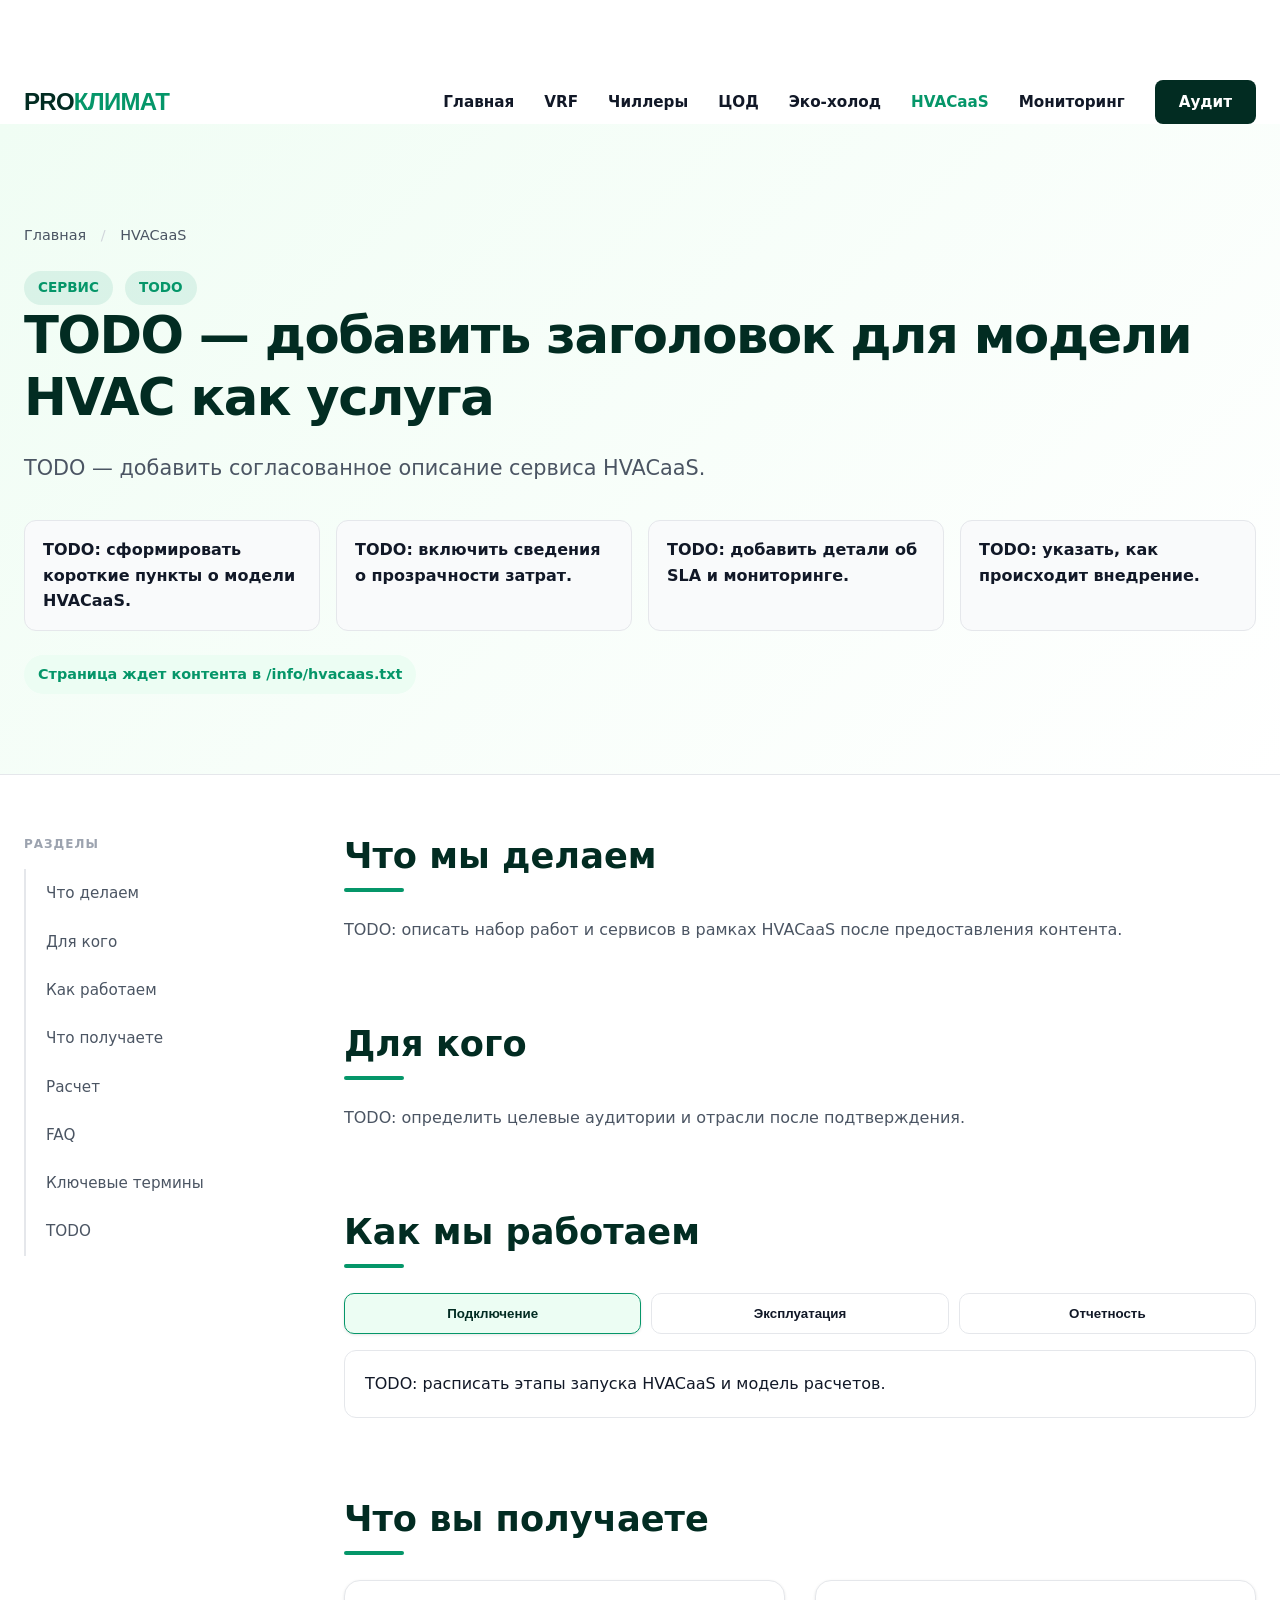
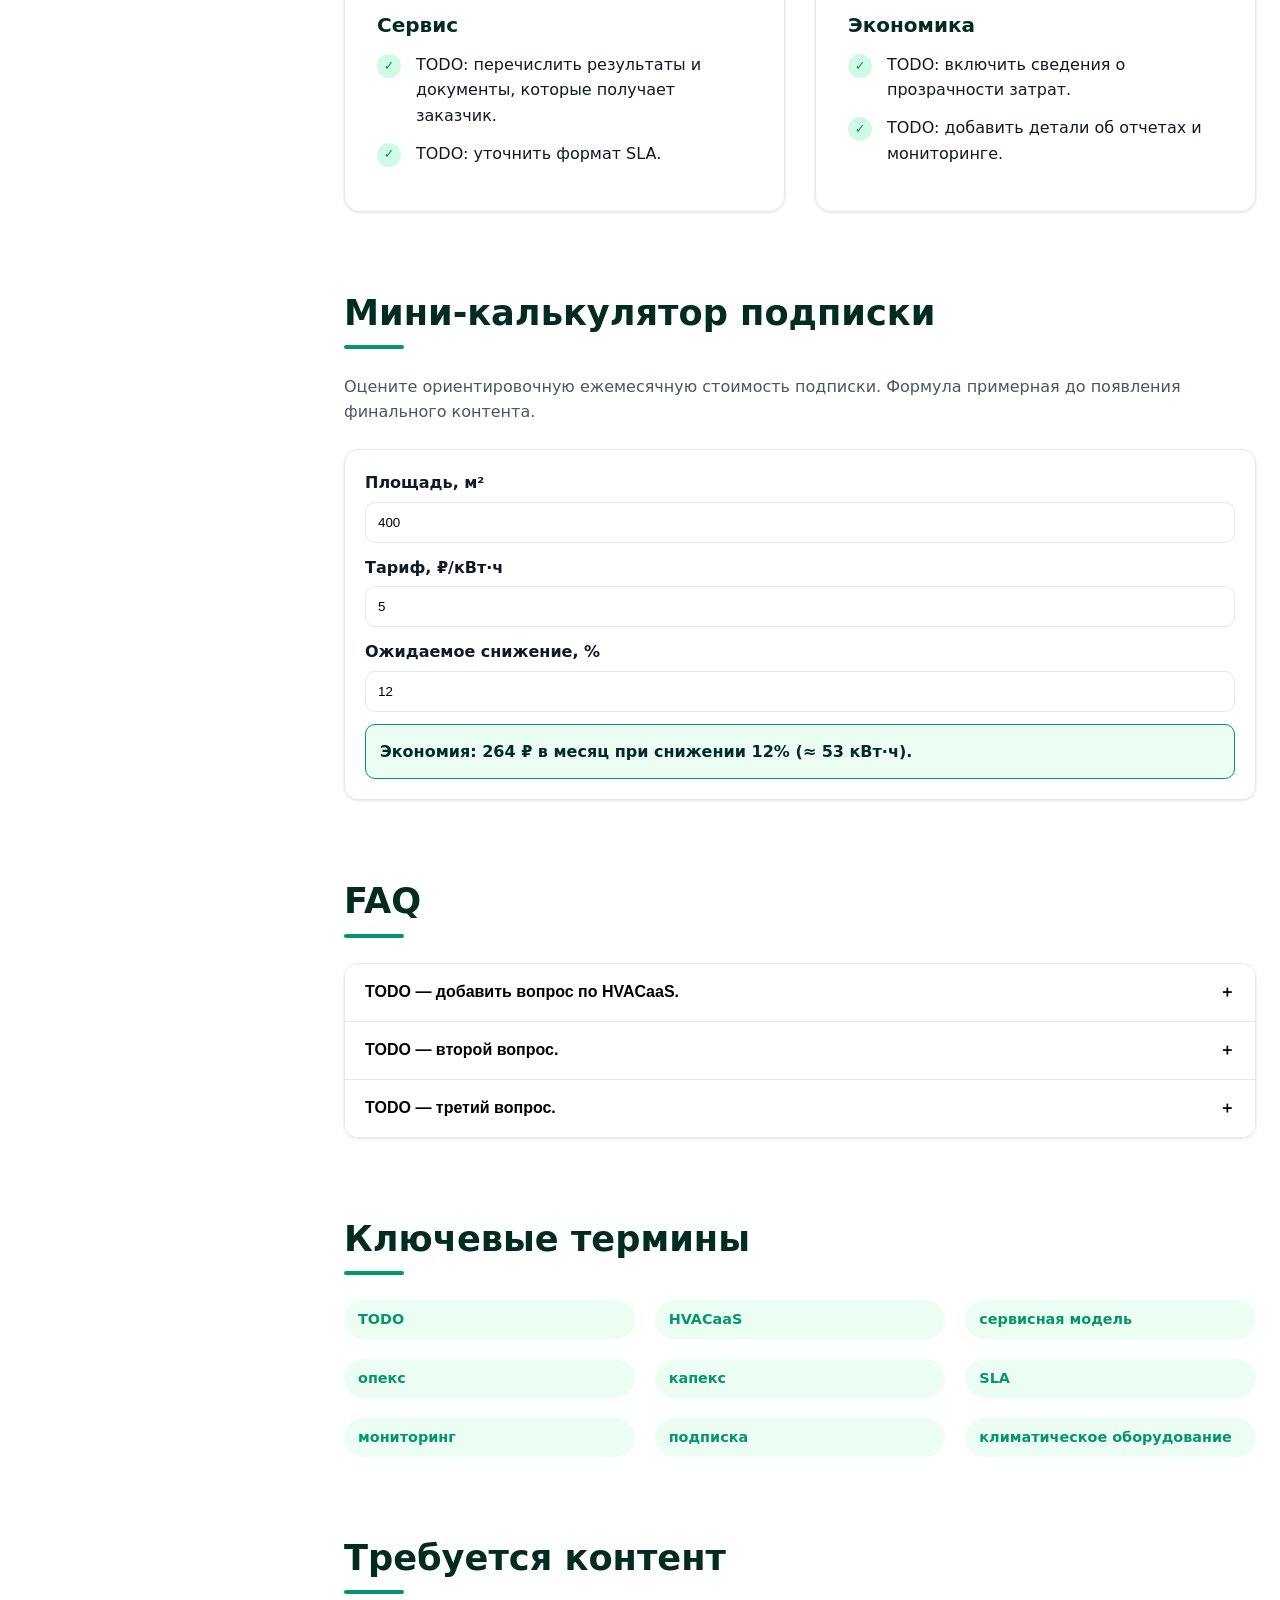
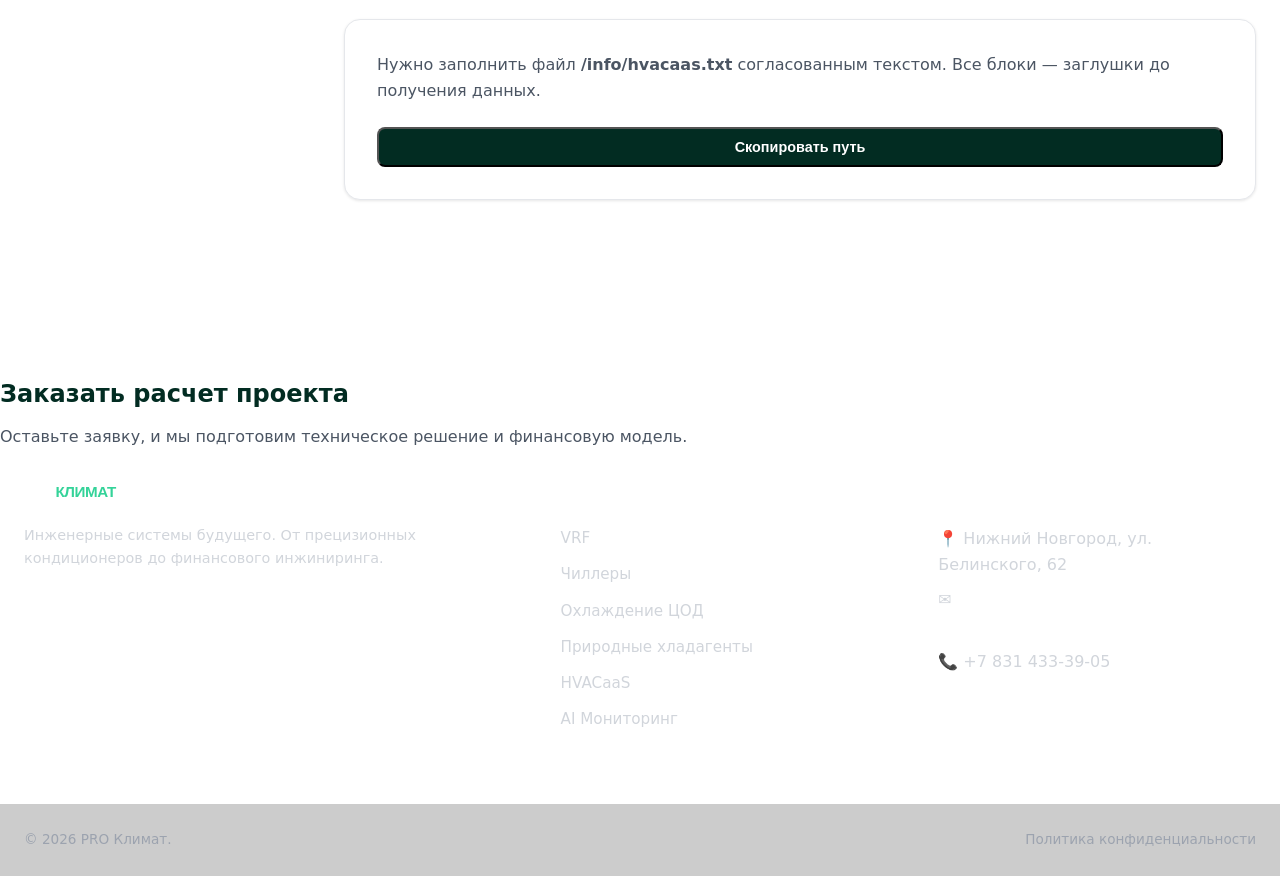
<file: hvacaas.html>
<!DOCTYPE html>
<html lang="ru">
<head>
    <meta charset="UTF-8">
    <meta name="viewport" content="width=device-width, initial-scale=1.0">
    <title>TODO — добавить заголовок для модели HVAC как услуга</title>
    <meta name="description" content="TODO — добавить согласованное описание сервиса HVACaaS.">
    <link rel="canonical" href="https://pro.master52.ru/hvacaas.html">
    <meta property="og:title" content="TODO — добавить заголовок для модели HVAC как услуга">
    <meta property="og:description" content="TODO — добавить согласованное описание сервиса HVACaaS.">
    <meta property="og:type" content="article">
    <meta property="og:url" content="https://pro.master52.ru/hvacaas.html">
    <meta property="og:site_name" content="PRO Климат">
    <meta name="twitter:card" content="summary_large_image">
    <meta name="twitter:title" content="TODO — добавить заголовок для модели HVAC как услуга">
    <meta name="twitter:description" content="TODO — добавить согласованное описание сервиса HVACaaS.">
    <link rel="stylesheet" href="assets/css/site.css">
    <script type="application/ld+json">
    {
      "@context": "https://schema.org",
      "@type": "Organization",
      "name": "PRO Климат",
      "url": "https://pro.master52.ru/",
      "logo": "https://pro.master52.ru/assets/img/logo.svg",
      "contactPoint": {"@type": "ContactPoint","telephone": "+7 831 433-39-05","contactType": "customer service","email": "4333928@mail.ru"},
      "address": {"@type": "PostalAddress","streetAddress": "ул. Белинского, 62","addressLocality": "Нижний Новгород","addressCountry": "RU"}
    }
    </script>
    <script type="application/ld+json">
    {
      "@context": "https://schema.org",
      "@type": "WebSite",
      "url": "https://pro.master52.ru/",
      "name": "PRO Климат",
      "potentialAction": {"@type": "SearchAction","target": "https://pro.master52.ru/?q={search_term_string}","query-input": "required name=search_term_string"}
    }
    </script>
    <script type="application/ld+json">
    {"@context":"https://schema.org","@type":"BreadcrumbList","itemListElement":[{"@type":"ListItem","position":1,"name":"Главная","item":"https://pro.master52.ru/index.html"},{"@type":"ListItem","position":2,"name":"HVACaaS","item":"https://pro.master52.ru/hvacaas.html"}]}
    </script>
    <script type="application/ld+json">
    {
      "@context": "https://schema.org",
      "@type": "FAQPage",
      "mainEntity": [
        {"@type": "Question","name": "TODO — добавить вопрос по HVACaaS.","acceptedAnswer": {"@type": "Answer","text": "TODO — добавить ответ."}},
        {"@type": "Question","name": "TODO — второй вопрос.","acceptedAnswer": {"@type": "Answer","text": "TODO — второй ответ."}},
        {"@type": "Question","name": "TODO — третий вопрос.","acceptedAnswer": {"@type": "Answer","text": "TODO — третий ответ."}}
      ]
    }
    </script>
</head>
<body>
    <div id="header-inj"></div>
    <main>
        <section class="hero reveal" aria-labelledby="hv-title">
            <div class="container">
                <div class="breadcrumbs"><a href="/">Главная</a> <span>/</span> HVACaaS</div>
                <div class="badges"><div class="badge">Сервис</div><div class="badge">TODO</div></div>
                <h1 id="hv-title" class="hero-title">TODO — добавить заголовок для модели HVAC как услуга</h1>
                <p class="hero-desc">TODO — добавить согласованное описание сервиса HVACaaS.</p>
                <div class="summary-grid" aria-label="Краткое резюме">
                    <div class="summary-item">TODO: сформировать короткие пункты о модели HVACaaS.</div>
                    <div class="summary-item">TODO: включить сведения о прозрачности затрат.</div>
                    <div class="summary-item">TODO: добавить детали об SLA и мониторинге.</div>
                    <div class="summary-item">TODO: указать, как происходит внедрение.</div>
                </div>
                <div class="pill">Страница ждет контента в /info/hvacaas.txt</div>
            </div>
        </section>

        <div class="container content">
            <div class="layout">
                <aside class="sidebar" aria-label="Навигация по странице">
                    <div class="side-label">Разделы</div>
                    <div class="side-menu">
                        <a href="#what">Что делаем</a>
                        <a href="#who">Для кого</a>
                        <a href="#process">Как работаем</a>
                        <a href="#deliverables">Что получаете</a>
                        <a href="#calculator">Расчет</a>
                        <a href="#faq">FAQ</a>
                        <a href="#terms">Ключевые термины</a>
                        <a href="#todo">TODO</a>
                    </div>
                </aside>
                <div class="content">
                    <section id="what" class="reveal" aria-labelledby="what-hv">
                        <h2 id="what-hv">Что мы делаем</h2>
                        <p>TODO: описать набор работ и сервисов в рамках HVACaaS после предоставления контента.</p>
                    </section>

                    <section id="who" class="reveal" aria-labelledby="who-hv">
                        <h2 id="who-hv">Для кого</h2>
                        <p>TODO: определить целевые аудитории и отрасли после подтверждения.</p>
                    </section>

                    <section id="process" class="reveal" aria-labelledby="process-hv">
                        <h2 id="process-hv">Как мы работаем</h2>
                        <div class="tab-buttons" role="tablist" aria-label="Этапы HVACaaS">
                            <button role="tab" aria-selected="true" aria-controls="hv-tab1" id="hv-tab-btn1">Подключение</button>
                            <button role="tab" aria-selected="false" aria-controls="hv-tab2" id="hv-tab-btn2">Эксплуатация</button>
                            <button role="tab" aria-selected="false" aria-controls="hv-tab3" id="hv-tab-btn3">Отчетность</button>
                        </div>
                        <div id="hv-tab1" class="tab-panel active" role="tabpanel" aria-labelledby="hv-tab-btn1">TODO: расписать этапы запуска HVACaaS и модель расчетов.</div>
                        <div id="hv-tab2" class="tab-panel" role="tabpanel" aria-labelledby="hv-tab-btn2">TODO: расписать этапы запуска HVACaaS и модель расчетов.</div>
                        <div id="hv-tab3" class="tab-panel" role="tabpanel" aria-labelledby="hv-tab-btn3">TODO: расписать этапы запуска HVACaaS и модель расчетов.</div>
                    </section>

                    <section id="deliverables" class="reveal" aria-labelledby="deliv-hv">
                        <h2 id="deliv-hv">Что вы получаете</h2>
                        <div class="grid-2">
                            <div class="card">
                                <h4>Сервис</h4>
                                <ul class="list-check">
                                    <li><span class="icon-ok">✓</span><span>TODO: перечислить результаты и документы, которые получает заказчик.</span></li>
                                    <li><span class="icon-ok">✓</span><span>TODO: уточнить формат SLA.</span></li>
                                </ul>
                            </div>
                            <div class="card">
                                <h4>Экономика</h4>
                                <ul class="list-check">
                                    <li><span class="icon-ok">✓</span><span>TODO: включить сведения о прозрачности затрат.</span></li>
                                    <li><span class="icon-ok">✓</span><span>TODO: добавить детали об отчетах и мониторинге.</span></li>
                                </ul>
                            </div>
                        </div>
                    </section>

                    <section id="calculator" class="reveal" aria-labelledby="calc-hv">
                        <h2 id="calc-hv">Мини-калькулятор подписки</h2>
                        <p>Оцените ориентировочную ежемесячную стоимость подписки. Формула примерная до появления финального контента.</p>
                        <div class="calc-card" data-calculator="home">
                            <label for="area">Площадь, м²</label>
                            <input id="area" type="number" min="50" value="400" inputmode="numeric">
                            <label for="tariff">Тариф, ₽/кВт·ч</label>
                            <input id="tariff" type="number" min="1" step="0.01" value="5" inputmode="decimal">
                            <label for="saving">Ожидаемое снижение, %</label>
                            <input id="saving" type="number" min="1" max="40" value="12" inputmode="numeric">
                            <div class="calc-output" aria-live="polite">Результат появится после ввода параметров.</div>
                        </div>
                    </section>

                    <section id="faq" class="reveal" aria-labelledby="faq-hv">
                        <h2 id="faq-hv">FAQ</h2>
                        <div class="accordion" data-accordion>
                            <div class="accordion-item">
                                <button type="button" aria-expanded="false">TODO — добавить вопрос по HVACaaS.<span class="icon">＋</span></button>
                                <div class="accordion-panel">TODO — добавить ответ.</div>
                            </div>
                            <div class="accordion-item">
                                <button type="button" aria-expanded="false">TODO — второй вопрос.<span class="icon">＋</span></button>
                                <div class="accordion-panel">TODO — второй ответ.</div>
                            </div>
                            <div class="accordion-item">
                                <button type="button" aria-expanded="false">TODO — третий вопрос.<span class="icon">＋</span></button>
                                <div class="accordion-panel">TODO — третий ответ.</div>
                            </div>
                        </div>
                    </section>

                    <section id="terms" class="reveal" aria-labelledby="terms-hv">
                        <h2 id="terms-hv">Ключевые термины</h2>
                        <div class="grid-responsive">
                            <div class="pill">TODO</div>
                            <div class="pill">HVACaaS</div>
                            <div class="pill">сервисная модель</div>
                            <div class="pill">опекс</div>
                            <div class="pill">капекс</div>
                            <div class="pill">SLA</div>
                            <div class="pill">мониторинг</div>
                            <div class="pill">подписка</div>
                            <div class="pill">климатическое оборудование</div>
                        </div>
                    </section>

                    <section id="todo" class="reveal" aria-labelledby="todo-hv">
                        <h2 id="todo-hv">Требуется контент</h2>
                        <div class="card" role="alert">
                            <p>Нужно заполнить файл <strong>/info/hvacaas.txt</strong> согласованным текстом. Все блоки — заглушки до получения данных.</p>
                            <button class="btn-nav" data-copy="/info/hvacaas.txt">Скопировать путь</button>
                        </div>
                    </section>
                </div>
            </div>
        </div>
    </main>
    <div id="cta-inj"></div>
    <div id="footer-inj"></div>
    <script src="assets/js/site.js" defer></script>
</body>
</html>
</file>
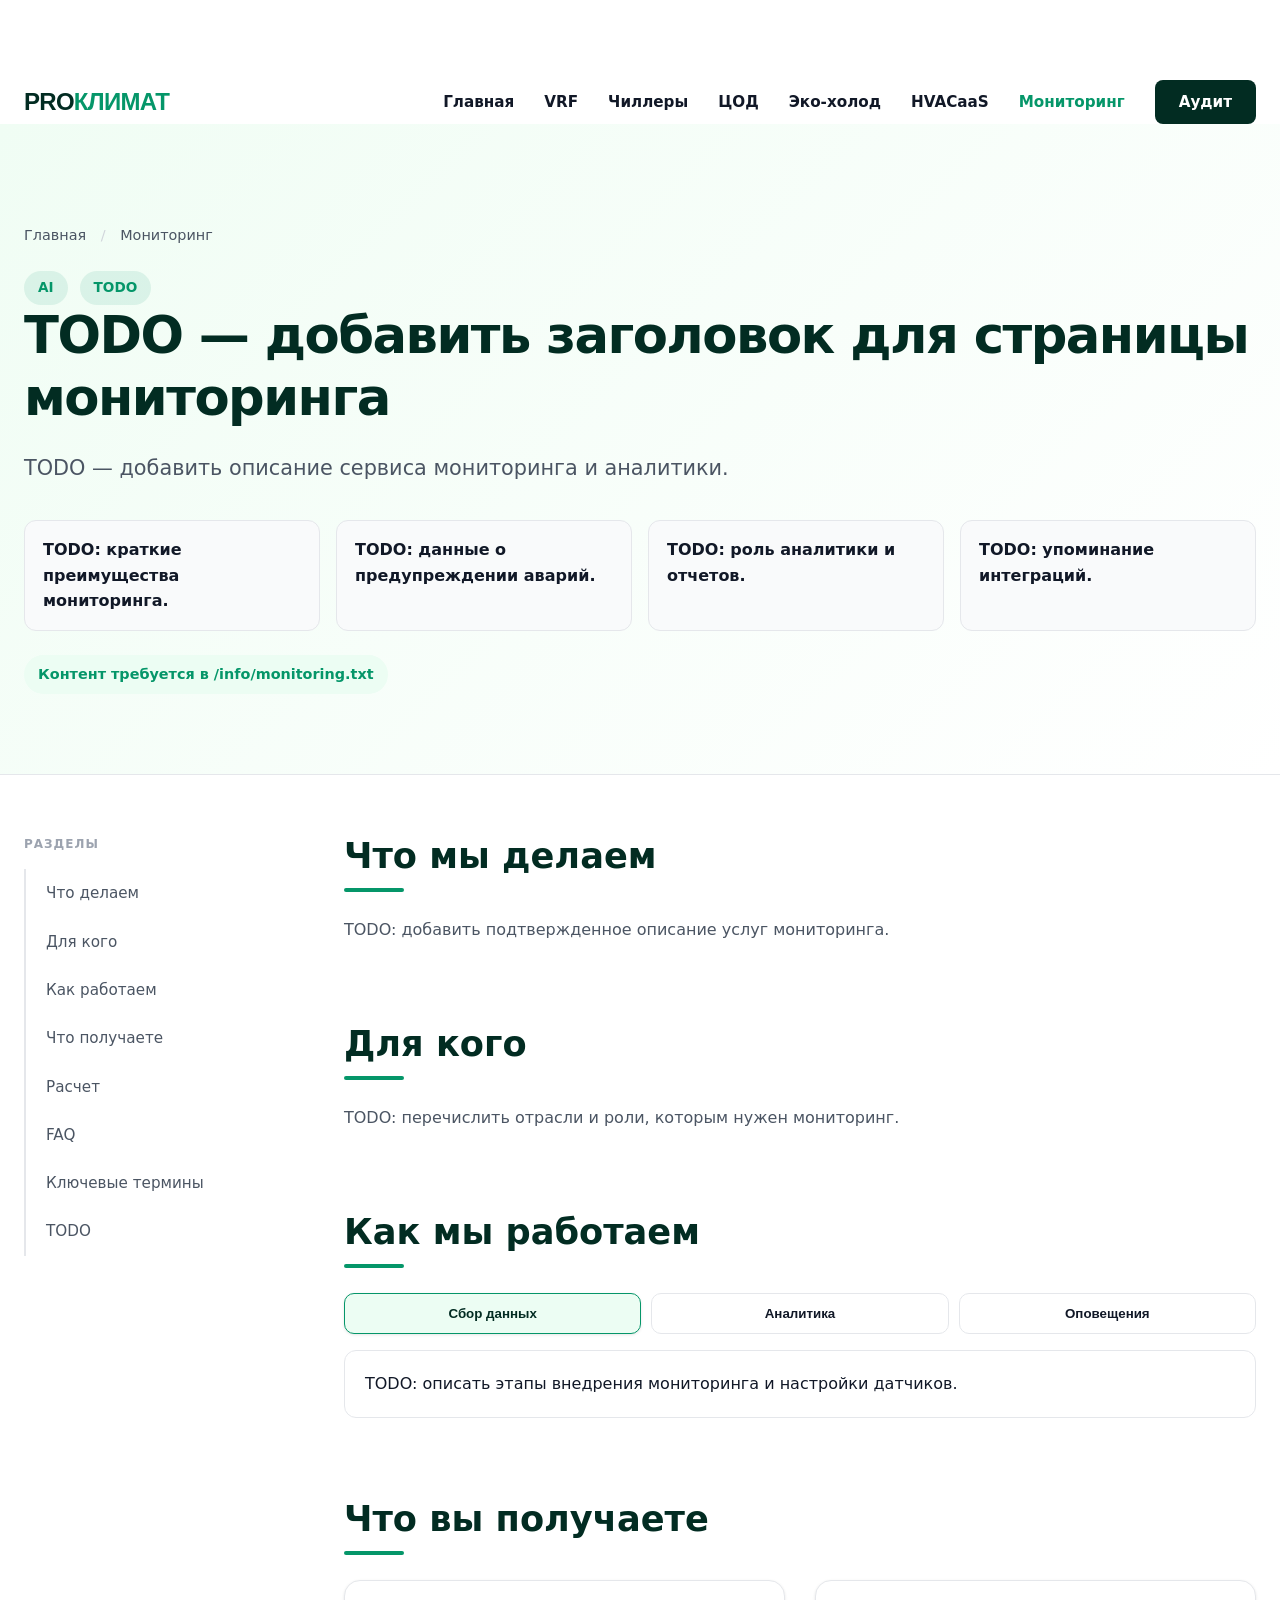
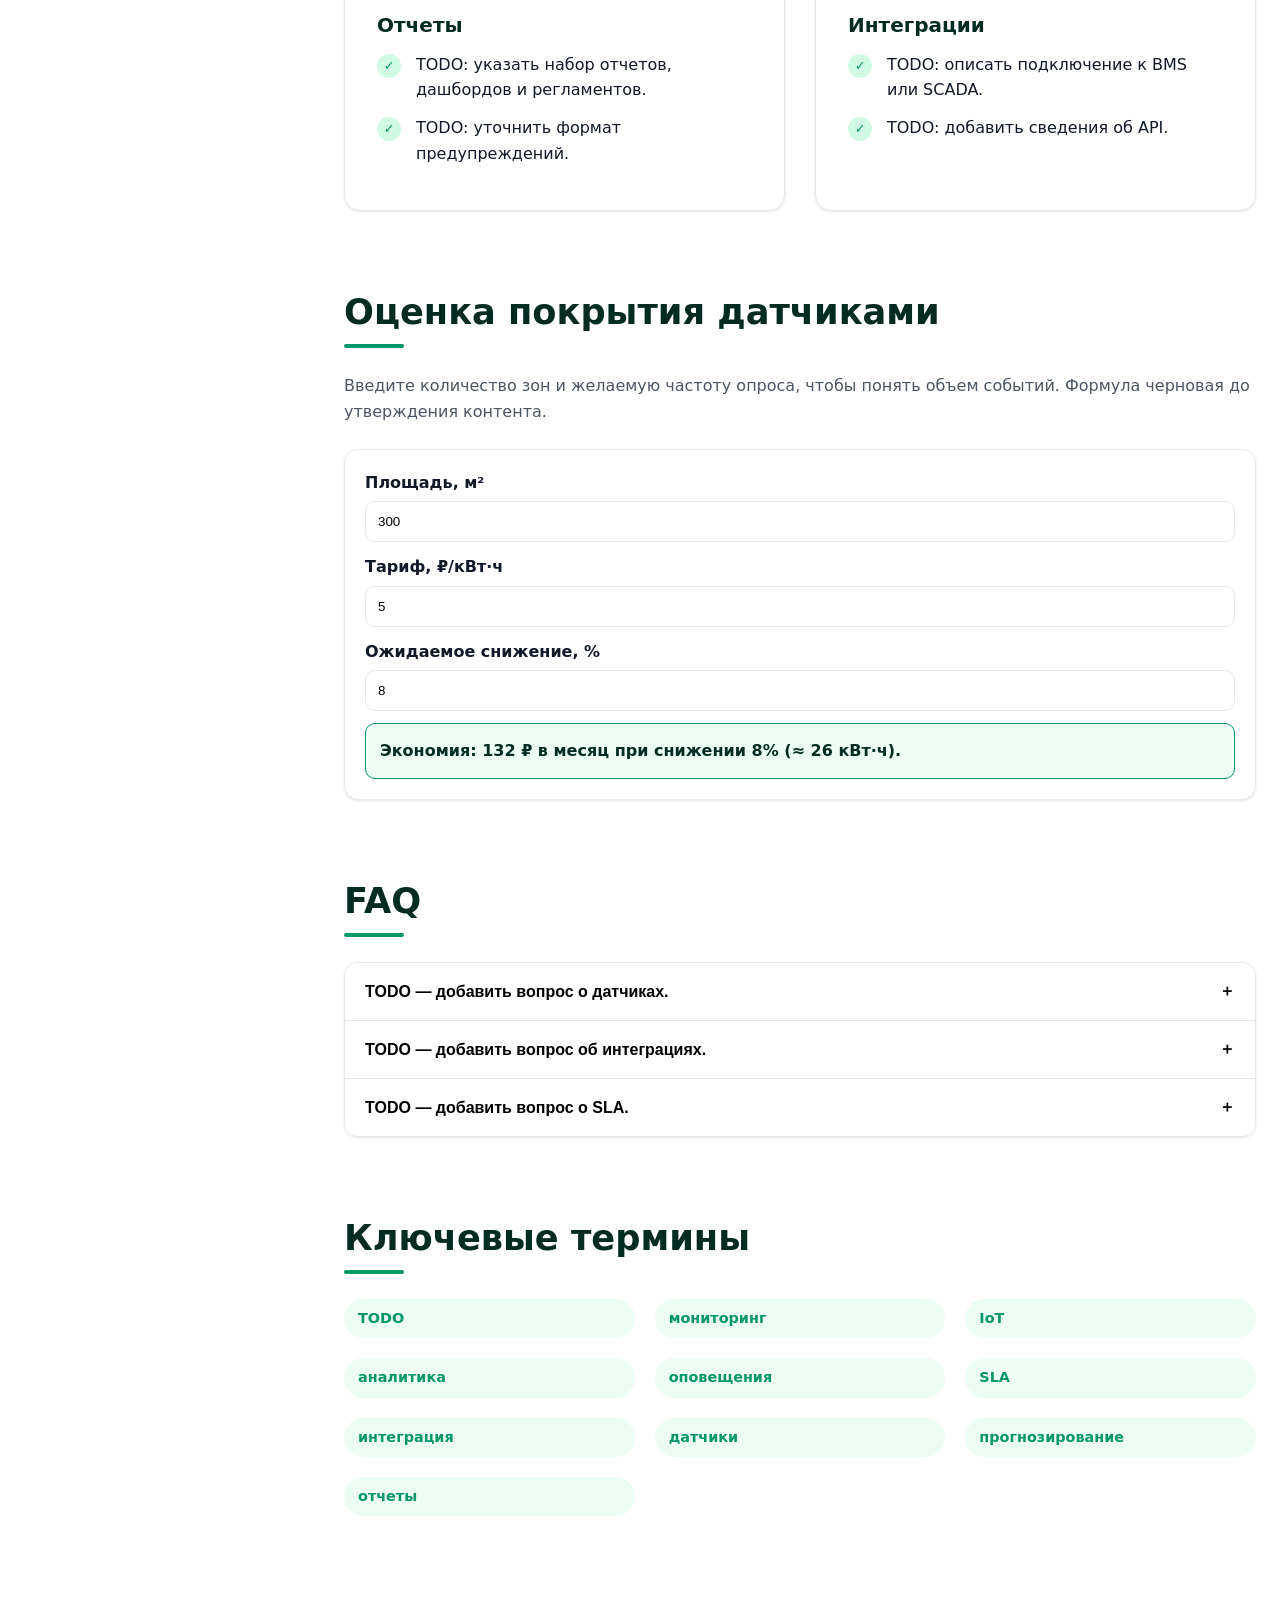
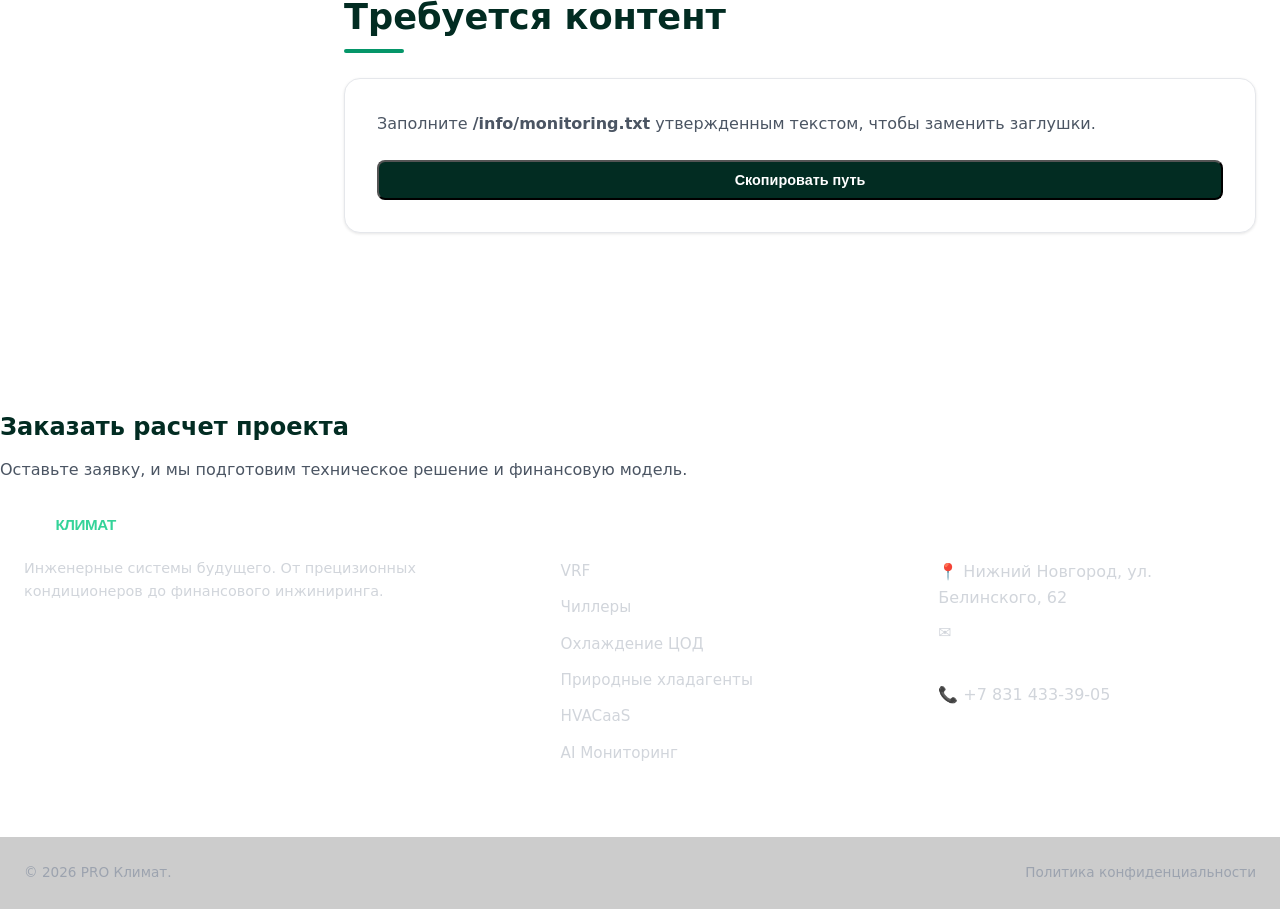
<file: monitoring.html>
<!DOCTYPE html>
<html lang="ru">
<head>
    <meta charset="UTF-8">
    <meta name="viewport" content="width=device-width, initial-scale=1.0">
    <title>TODO — добавить заголовок для страницы мониторинга</title>
    <meta name="description" content="TODO — добавить описание сервиса мониторинга и аналитики.">
    <link rel="canonical" href="https://pro.master52.ru/monitoring.html">
    <meta property="og:title" content="TODO — добавить заголовок для страницы мониторинга">
    <meta property="og:description" content="TODO — добавить описание сервиса мониторинга и аналитики.">
    <meta property="og:type" content="article">
    <meta property="og:url" content="https://pro.master52.ru/monitoring.html">
    <meta property="og:site_name" content="PRO Климат">
    <meta name="twitter:card" content="summary_large_image">
    <meta name="twitter:title" content="TODO — добавить заголовок для страницы мониторинга">
    <meta name="twitter:description" content="TODO — добавить описание сервиса мониторинга и аналитики.">
    <link rel="stylesheet" href="assets/css/site.css">
    <script type="application/ld+json">
    {"@context":"https://schema.org","@type":"Organization","name":"PRO Климат","url":"https://pro.master52.ru/","logo":"https://pro.master52.ru/assets/img/logo.svg","contactPoint":{"@type":"ContactPoint","telephone":"+7 831 433-39-05","contactType":"customer service","email":"4333928@mail.ru"},"address":{"@type":"PostalAddress","streetAddress":"ул. Белинского, 62","addressLocality":"Нижний Новгород","addressCountry":"RU"}}
    </script>
    <script type="application/ld+json">
    {"@context":"https://schema.org","@type":"WebSite","url":"https://pro.master52.ru/","name":"PRO Климат","potentialAction":{"@type":"SearchAction","target":"https://pro.master52.ru/?q={search_term_string}","query-input":"required name=search_term_string"}}
    </script>
    <script type="application/ld+json">
    {"@context":"https://schema.org","@type":"BreadcrumbList","itemListElement":[{"@type":"ListItem","position":1,"name":"Главная","item":"https://pro.master52.ru/index.html"},{"@type":"ListItem","position":2,"name":"Мониторинг","item":"https://pro.master52.ru/monitoring.html"}]}
    </script>
    <script type="application/ld+json">
    {"@context":"https://schema.org","@type":"FAQPage","mainEntity":[{"@type":"Question","name":"TODO — добавить вопрос о датчиках.","acceptedAnswer":{"@type":"Answer","text":"TODO — добавить ответ после согласования."}},{"@type":"Question","name":"TODO — добавить вопрос об интеграциях.","acceptedAnswer":{"@type":"Answer","text":"TODO — добавить ответ."}},{"@type":"Question","name":"TODO — добавить вопрос о SLA.","acceptedAnswer":{"@type":"Answer","text":"TODO — добавить ответ."}}]}
    </script>
</head>
<body>
    <div id="header-inj"></div>
    <main>
        <section class="hero reveal" aria-labelledby="mon-title">
            <div class="container">
                <div class="breadcrumbs"><a href="/">Главная</a> <span>/</span> Мониторинг</div>
                <div class="badges"><div class="badge">AI</div><div class="badge">TODO</div></div>
                <h1 id="mon-title" class="hero-title">TODO — добавить заголовок для страницы мониторинга</h1>
                <p class="hero-desc">TODO — добавить описание сервиса мониторинга и аналитики.</p>
                <div class="summary-grid" aria-label="Краткое резюме">
                    <div class="summary-item">TODO: краткие преимущества мониторинга.</div>
                    <div class="summary-item">TODO: данные о предупреждении аварий.</div>
                    <div class="summary-item">TODO: роль аналитики и отчетов.</div>
                    <div class="summary-item">TODO: упоминание интеграций.</div>
                </div>
                <div class="pill">Контент требуется в /info/monitoring.txt</div>
            </div>
        </section>

        <div class="container content">
            <div class="layout">
                <aside class="sidebar" aria-label="Навигация по странице">
                    <div class="side-label">Разделы</div>
                    <div class="side-menu">
                        <a href="#what">Что делаем</a>
                        <a href="#who">Для кого</a>
                        <a href="#process">Как работаем</a>
                        <a href="#deliverables">Что получаете</a>
                        <a href="#calculator">Расчет</a>
                        <a href="#faq">FAQ</a>
                        <a href="#terms">Ключевые термины</a>
                        <a href="#todo">TODO</a>
                    </div>
                </aside>
                <div class="content">
                    <section id="what" class="reveal" aria-labelledby="what-mon">
                        <h2 id="what-mon">Что мы делаем</h2>
                        <p>TODO: добавить подтвержденное описание услуг мониторинга.</p>
                    </section>

                    <section id="who" class="reveal" aria-labelledby="who-mon">
                        <h2 id="who-mon">Для кого</h2>
                        <p>TODO: перечислить отрасли и роли, которым нужен мониторинг.</p>
                    </section>

                    <section id="process" class="reveal" aria-labelledby="process-mon">
                        <h2 id="process-mon">Как мы работаем</h2>
                        <div class="tab-buttons" role="tablist" aria-label="Этапы мониторинга">
                            <button role="tab" aria-selected="true" aria-controls="mon-tab1" id="mon-tab-btn1">Сбор данных</button>
                            <button role="tab" aria-selected="false" aria-controls="mon-tab2" id="mon-tab-btn2">Аналитика</button>
                            <button role="tab" aria-selected="false" aria-controls="mon-tab3" id="mon-tab-btn3">Оповещения</button>
                        </div>
                        <div id="mon-tab1" class="tab-panel active" role="tabpanel" aria-labelledby="mon-tab-btn1">TODO: описать этапы внедрения мониторинга и настройки датчиков.</div>
                        <div id="mon-tab2" class="tab-panel" role="tabpanel" aria-labelledby="mon-tab-btn2">TODO: описать этапы внедрения мониторинга и настройки датчиков.</div>
                        <div id="mon-tab3" class="tab-panel" role="tabpanel" aria-labelledby="mon-tab-btn3">TODO: описать этапы внедрения мониторинга и настройки датчиков.</div>
                    </section>

                    <section id="deliverables" class="reveal" aria-labelledby="deliv-mon">
                        <h2 id="deliv-mon">Что вы получаете</h2>
                        <div class="grid-2">
                            <div class="card">
                                <h4>Отчеты</h4>
                                <ul class="list-check">
                                    <li><span class="icon-ok">✓</span><span>TODO: указать набор отчетов, дашбордов и регламентов.</span></li>
                                    <li><span class="icon-ok">✓</span><span>TODO: уточнить формат предупреждений.</span></li>
                                </ul>
                            </div>
                            <div class="card">
                                <h4>Интеграции</h4>
                                <ul class="list-check">
                                    <li><span class="icon-ok">✓</span><span>TODO: описать подключение к BMS или SCADA.</span></li>
                                    <li><span class="icon-ok">✓</span><span>TODO: добавить сведения об API.</span></li>
                                </ul>
                            </div>
                        </div>
                    </section>

                    <section id="calculator" class="reveal" aria-labelledby="calc-mon">
                        <h2 id="calc-mon">Оценка покрытия датчиками</h2>
                        <p>Введите количество зон и желаемую частоту опроса, чтобы понять объем событий. Формула черновая до утверждения контента.</p>
                        <div class="calc-card" data-calculator="home">
                            <label for="area">Площадь, м²</label>
                            <input id="area" type="number" min="50" value="300" inputmode="numeric">
                            <label for="tariff">Тариф, ₽/кВт·ч</label>
                            <input id="tariff" type="number" min="1" step="0.01" value="5" inputmode="decimal">
                            <label for="saving">Ожидаемое снижение, %</label>
                            <input id="saving" type="number" min="1" max="40" value="8" inputmode="numeric">
                            <div class="calc-output" aria-live="polite">Результат появится после ввода параметров.</div>
                        </div>
                    </section>

                    <section id="faq" class="reveal" aria-labelledby="faq-mon">
                        <h2 id="faq-mon">FAQ</h2>
                        <div class="accordion" data-accordion>
                            <div class="accordion-item">
                                <button type="button" aria-expanded="false">TODO — добавить вопрос о датчиках.<span class="icon">＋</span></button>
                                <div class="accordion-panel">TODO — добавить ответ после согласования.</div>
                            </div>
                            <div class="accordion-item">
                                <button type="button" aria-expanded="false">TODO — добавить вопрос об интеграциях.<span class="icon">＋</span></button>
                                <div class="accordion-panel">TODO — добавить ответ.</div>
                            </div>
                            <div class="accordion-item">
                                <button type="button" aria-expanded="false">TODO — добавить вопрос о SLA.<span class="icon">＋</span></button>
                                <div class="accordion-panel">TODO — добавить ответ.</div>
                            </div>
                        </div>
                    </section>

                    <section id="terms" class="reveal" aria-labelledby="terms-mon">
                        <h2 id="terms-mon">Ключевые термины</h2>
                        <div class="grid-responsive">
                            <div class="pill">TODO</div>
                            <div class="pill">мониторинг</div>
                            <div class="pill">IoT</div>
                            <div class="pill">аналитика</div>
                            <div class="pill">оповещения</div>
                            <div class="pill">SLA</div>
                            <div class="pill">интеграция</div>
                            <div class="pill">датчики</div>
                            <div class="pill">прогнозирование</div>
                            <div class="pill">отчеты</div>
                        </div>
                    </section>

                    <section id="todo" class="reveal" aria-labelledby="todo-mon">
                        <h2 id="todo-mon">Требуется контент</h2>
                        <div class="card" role="alert">
                            <p>Заполните <strong>/info/monitoring.txt</strong> утвержденным текстом, чтобы заменить заглушки.</p>
                            <button class="btn-nav" data-copy="/info/monitoring.txt">Скопировать путь</button>
                        </div>
                    </section>
                </div>
            </div>
        </div>
    </main>
    <div id="cta-inj"></div>
    <div id="footer-inj"></div>
    <script src="assets/js/site.js" defer></script>
</body>
</html>
</file>
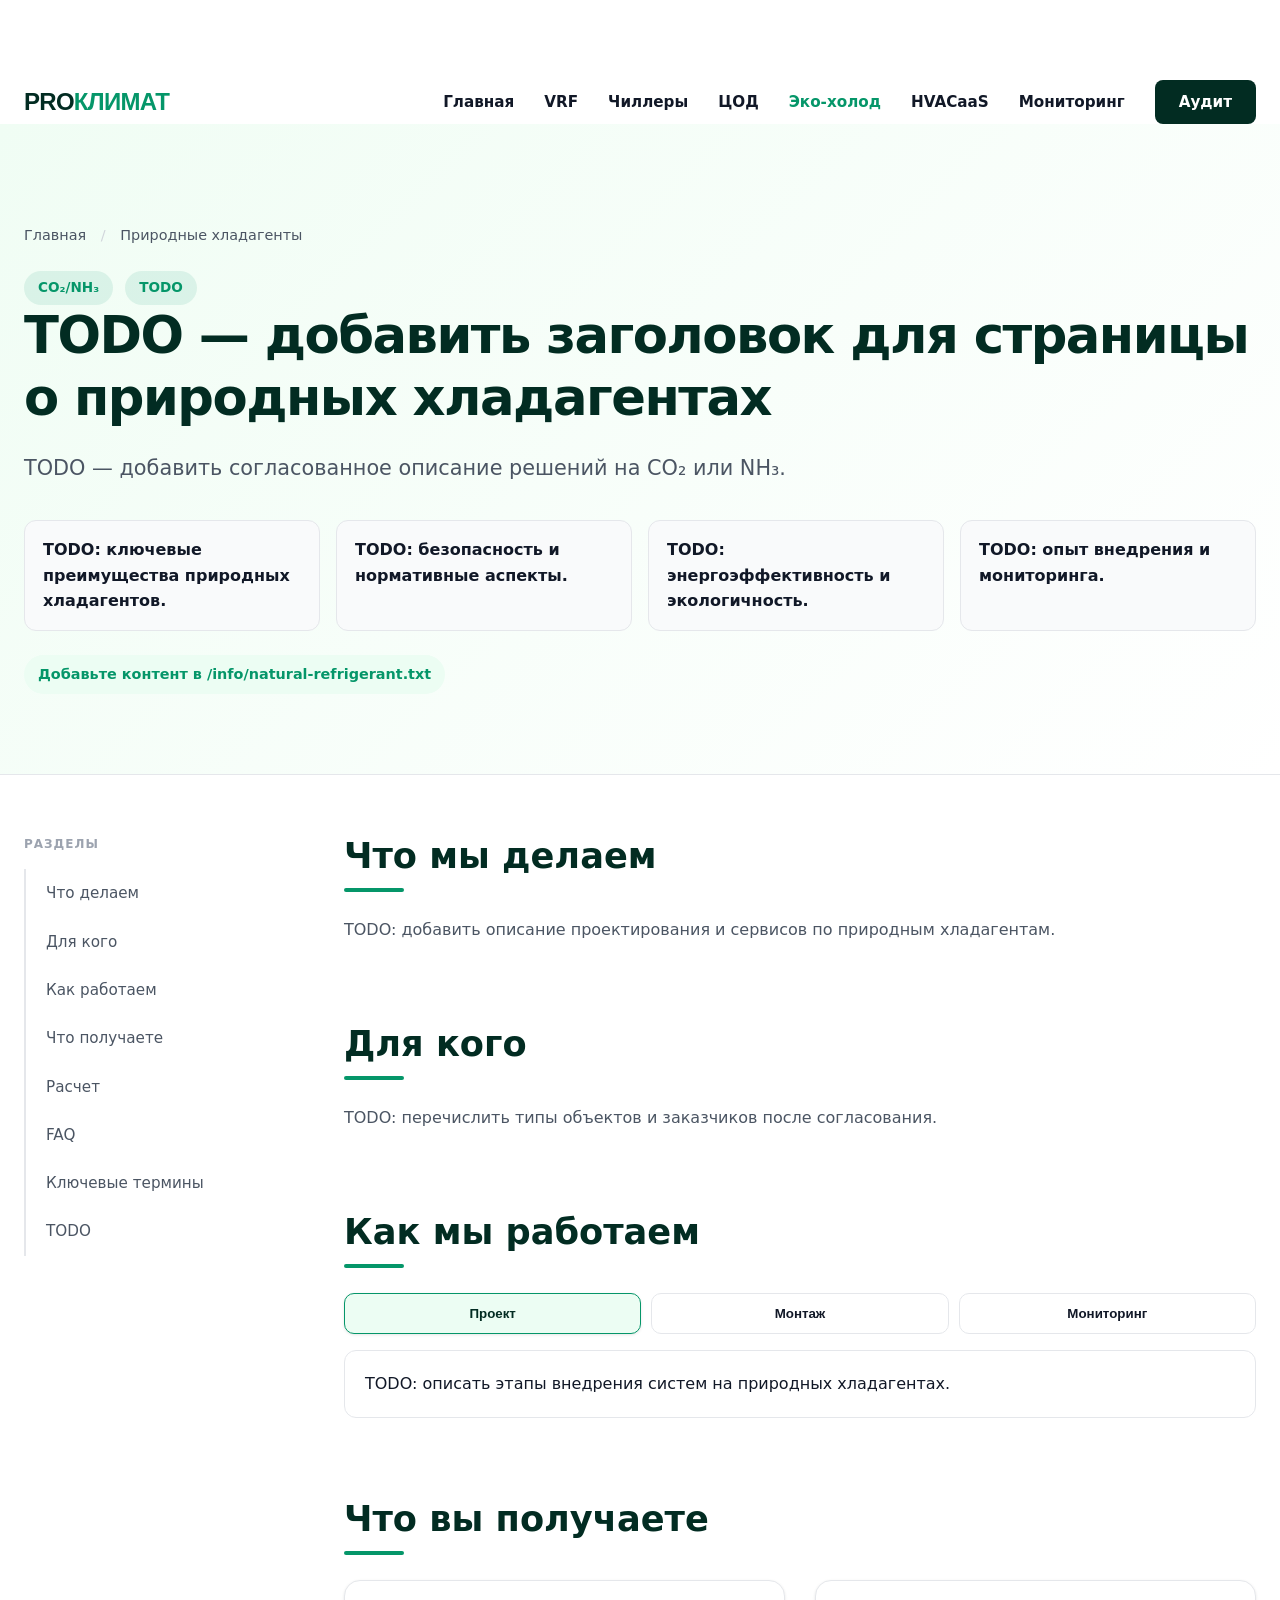
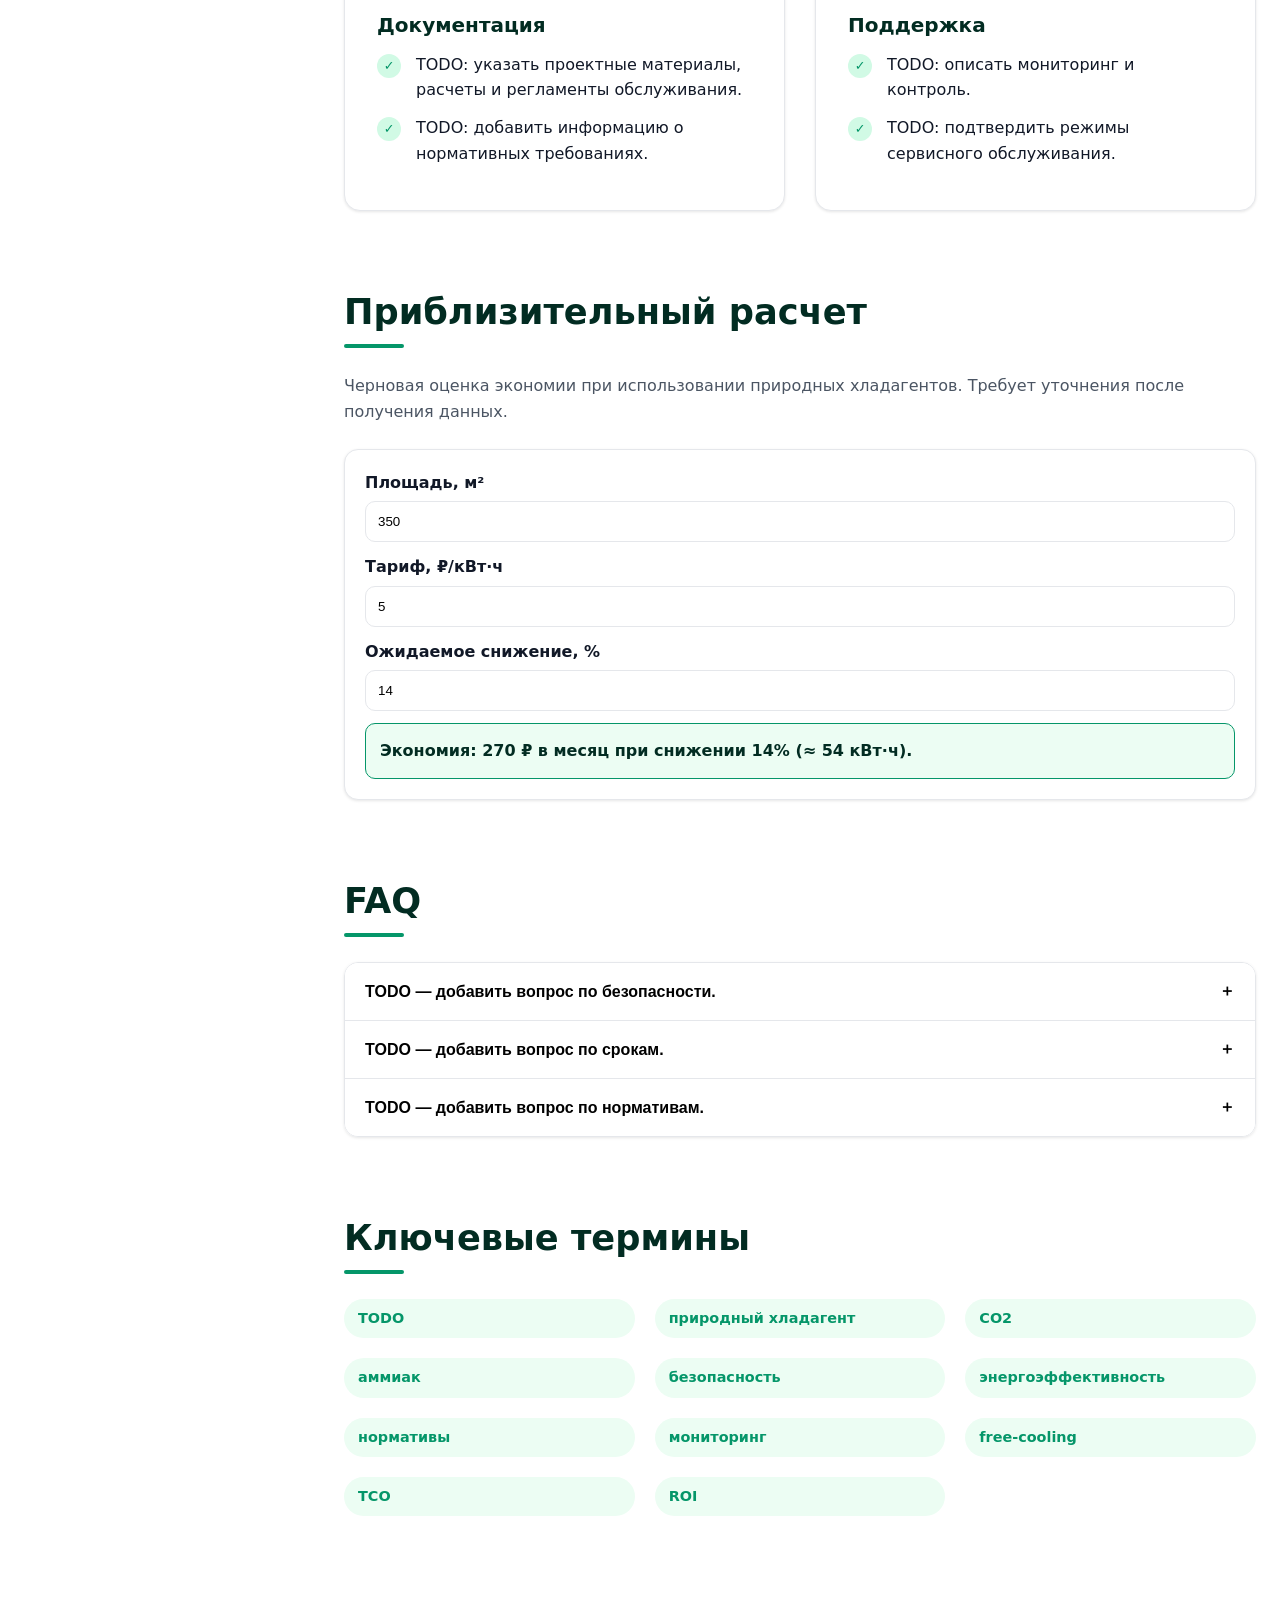
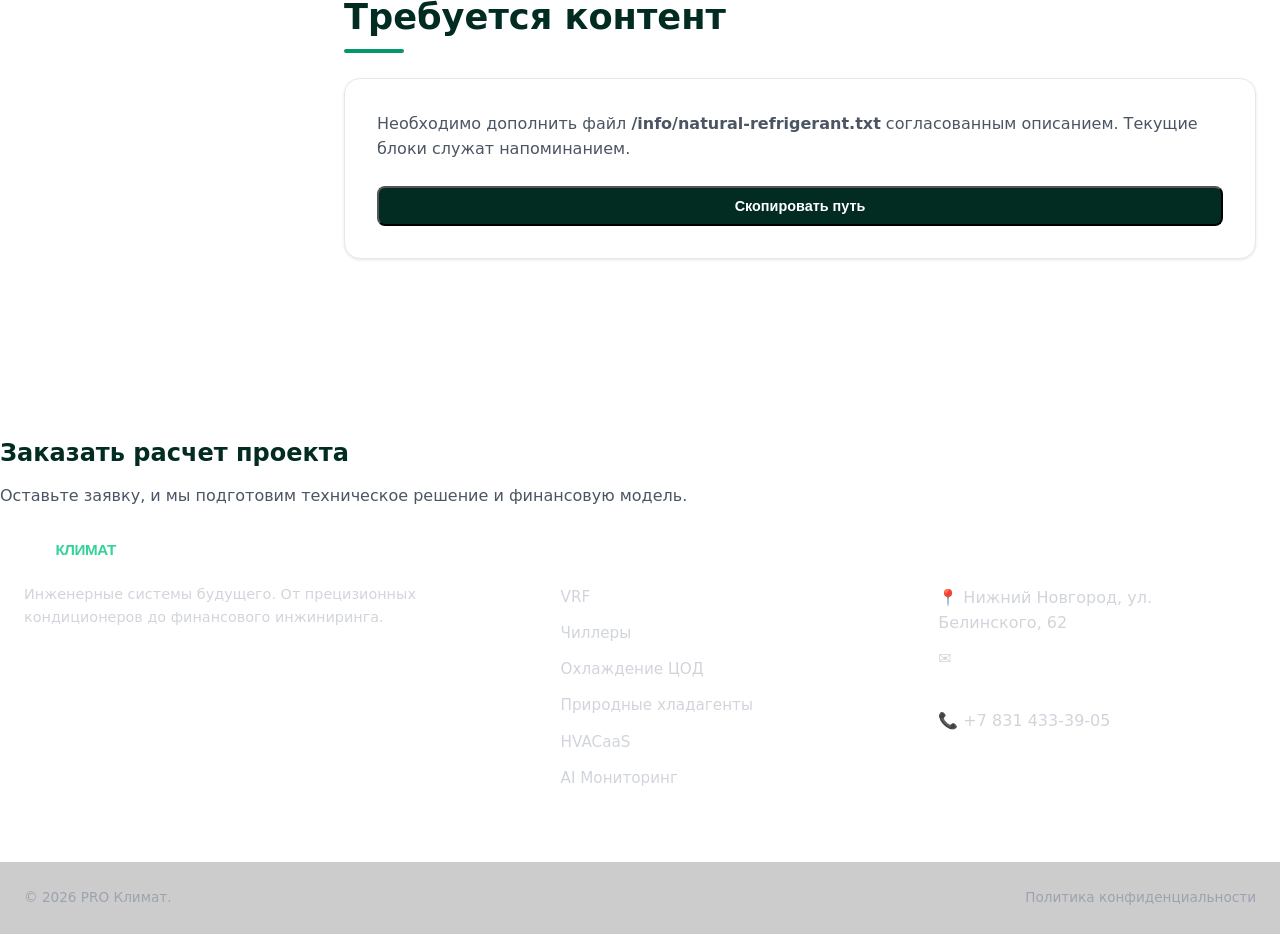
<file: natural-refrigerant.html>
<!DOCTYPE html>
<html lang="ru">
<head>
    <meta charset="UTF-8">
    <meta name="viewport" content="width=device-width, initial-scale=1.0">
    <title>TODO — добавить заголовок для страницы о природных хладагентах</title>
    <meta name="description" content="TODO — добавить согласованное описание решений на CO₂ или NH₃.">
    <link rel="canonical" href="https://pro.master52.ru/natural-refrigerant.html">
    <meta property="og:title" content="TODO — добавить заголовок для страницы о природных хладагентах">
    <meta property="og:description" content="TODO — добавить согласованное описание решений на CO₂ или NH₃.">
    <meta property="og:type" content="article">
    <meta property="og:url" content="https://pro.master52.ru/natural-refrigerant.html">
    <meta property="og:site_name" content="PRO Климат">
    <meta name="twitter:card" content="summary_large_image">
    <meta name="twitter:title" content="TODO — добавить заголовок для страницы о природных хладагентах">
    <meta name="twitter:description" content="TODO — добавить согласованное описание решений на CO₂ или NH₃.">
    <link rel="stylesheet" href="assets/css/site.css">
    <script type="application/ld+json">
    {"@context":"https://schema.org","@type":"Organization","name":"PRO Климат","url":"https://pro.master52.ru/","logo":"https://pro.master52.ru/assets/img/logo.svg","contactPoint":{"@type":"ContactPoint","telephone":"+7 831 433-39-05","contactType":"customer service","email":"4333928@mail.ru"},"address":{"@type":"PostalAddress","streetAddress":"ул. Белинского, 62","addressLocality":"Нижний Новгород","addressCountry":"RU"}}
    </script>
    <script type="application/ld+json">
    {"@context":"https://schema.org","@type":"WebSite","url":"https://pro.master52.ru/","name":"PRO Климат","potentialAction":{"@type":"SearchAction","target":"https://pro.master52.ru/?q={search_term_string}","query-input":"required name=search_term_string"}}
    </script>
    <script type="application/ld+json">
    {"@context":"https://schema.org","@type":"BreadcrumbList","itemListElement":[{"@type":"ListItem","position":1,"name":"Главная","item":"https://pro.master52.ru/index.html"},{"@type":"ListItem","position":2,"name":"Природные хладагенты","item":"https://pro.master52.ru/natural-refrigerant.html"}]}
    </script>
    <script type="application/ld+json">
    {"@context":"https://schema.org","@type":"FAQPage","mainEntity":[{"@type":"Question","name":"TODO — добавить вопрос по безопасности.","acceptedAnswer":{"@type":"Answer","text":"TODO — добавить ответ."}},{"@type":"Question","name":"TODO — добавить вопрос по срокам.","acceptedAnswer":{"@type":"Answer","text":"TODO — добавить ответ."}},{"@type":"Question","name":"TODO — добавить вопрос по нормативам.","acceptedAnswer":{"@type":"Answer","text":"TODO — добавить ответ."}}]}
    </script>
</head>
<body>
    <div id="header-inj"></div>
    <main>
        <section class="hero reveal" aria-labelledby="nr-title">
            <div class="container">
                <div class="breadcrumbs"><a href="/">Главная</a> <span>/</span> Природные хладагенты</div>
                <div class="badges"><div class="badge">CO₂/NH₃</div><div class="badge">TODO</div></div>
                <h1 id="nr-title" class="hero-title">TODO — добавить заголовок для страницы о природных хладагентах</h1>
                <p class="hero-desc">TODO — добавить согласованное описание решений на CO₂ или NH₃.</p>
                <div class="summary-grid" aria-label="Краткое резюме">
                    <div class="summary-item">TODO: ключевые преимущества природных хладагентов.</div>
                    <div class="summary-item">TODO: безопасность и нормативные аспекты.</div>
                    <div class="summary-item">TODO: энергоэффективность и экологичность.</div>
                    <div class="summary-item">TODO: опыт внедрения и мониторинга.</div>
                </div>
                <div class="pill">Добавьте контент в /info/natural-refrigerant.txt</div>
            </div>
        </section>

        <div class="container content">
            <div class="layout">
                <aside class="sidebar" aria-label="Навигация по странице">
                    <div class="side-label">Разделы</div>
                    <div class="side-menu">
                        <a href="#what">Что делаем</a>
                        <a href="#who">Для кого</a>
                        <a href="#process">Как работаем</a>
                        <a href="#deliverables">Что получаете</a>
                        <a href="#calculator">Расчет</a>
                        <a href="#faq">FAQ</a>
                        <a href="#terms">Ключевые термины</a>
                        <a href="#todo">TODO</a>
                    </div>
                </aside>
                <div class="content">
                    <section id="what" class="reveal" aria-labelledby="what-nr">
                        <h2 id="what-nr">Что мы делаем</h2>
                        <p>TODO: добавить описание проектирования и сервисов по природным хладагентам.</p>
                    </section>

                    <section id="who" class="reveal" aria-labelledby="who-nr">
                        <h2 id="who-nr">Для кого</h2>
                        <p>TODO: перечислить типы объектов и заказчиков после согласования.</p>
                    </section>

                    <section id="process" class="reveal" aria-labelledby="process-nr">
                        <h2 id="process-nr">Как мы работаем</h2>
                        <div class="tab-buttons" role="tablist" aria-label="Этапы внедрения">
                            <button role="tab" aria-selected="true" aria-controls="nr-tab1" id="nr-tab-btn1">Проект</button>
                            <button role="tab" aria-selected="false" aria-controls="nr-tab2" id="nr-tab-btn2">Монтаж</button>
                            <button role="tab" aria-selected="false" aria-controls="nr-tab3" id="nr-tab-btn3">Мониторинг</button>
                        </div>
                        <div id="nr-tab1" class="tab-panel active" role="tabpanel" aria-labelledby="nr-tab-btn1">TODO: описать этапы внедрения систем на природных хладагентах.</div>
                        <div id="nr-tab2" class="tab-panel" role="tabpanel" aria-labelledby="nr-tab-btn2">TODO: описать этапы внедрения систем на природных хладагентах.</div>
                        <div id="nr-tab3" class="tab-panel" role="tabpanel" aria-labelledby="nr-tab-btn3">TODO: описать этапы внедрения систем на природных хладагентах.</div>
                    </section>

                    <section id="deliverables" class="reveal" aria-labelledby="deliv-nr">
                        <h2 id="deliv-nr">Что вы получаете</h2>
                        <div class="grid-2">
                            <div class="card">
                                <h4>Документация</h4>
                                <ul class="list-check">
                                    <li><span class="icon-ok">✓</span><span>TODO: указать проектные материалы, расчеты и регламенты обслуживания.</span></li>
                                    <li><span class="icon-ok">✓</span><span>TODO: добавить информацию о нормативных требованиях.</span></li>
                                </ul>
                            </div>
                            <div class="card">
                                <h4>Поддержка</h4>
                                <ul class="list-check">
                                    <li><span class="icon-ok">✓</span><span>TODO: описать мониторинг и контроль.</span></li>
                                    <li><span class="icon-ok">✓</span><span>TODO: подтвердить режимы сервисного обслуживания.</span></li>
                                </ul>
                            </div>
                        </div>
                    </section>

                    <section id="calculator" class="reveal" aria-labelledby="calc-nr">
                        <h2 id="calc-nr">Приблизительный расчет</h2>
                        <p>Черновая оценка экономии при использовании природных хладагентов. Требует уточнения после получения данных.</p>
                        <div class="calc-card" data-calculator="home">
                            <label for="area">Площадь, м²</label>
                            <input id="area" type="number" min="50" value="350" inputmode="numeric">
                            <label for="tariff">Тариф, ₽/кВт·ч</label>
                            <input id="tariff" type="number" min="1" step="0.01" value="5" inputmode="decimal">
                            <label for="saving">Ожидаемое снижение, %</label>
                            <input id="saving" type="number" min="1" max="40" value="14" inputmode="numeric">
                            <div class="calc-output" aria-live="polite">Результат появится после ввода параметров.</div>
                        </div>
                    </section>

                    <section id="faq" class="reveal" aria-labelledby="faq-nr">
                        <h2 id="faq-nr">FAQ</h2>
                        <div class="accordion" data-accordion>
                            <div class="accordion-item">
                                <button type="button" aria-expanded="false">TODO — добавить вопрос по безопасности.<span class="icon">＋</span></button>
                                <div class="accordion-panel">TODO — добавить ответ.</div>
                            </div>
                            <div class="accordion-item">
                                <button type="button" aria-expanded="false">TODO — добавить вопрос по срокам.<span class="icon">＋</span></button>
                                <div class="accordion-panel">TODO — добавить ответ.</div>
                            </div>
                            <div class="accordion-item">
                                <button type="button" aria-expanded="false">TODO — добавить вопрос по нормативам.<span class="icon">＋</span></button>
                                <div class="accordion-panel">TODO — добавить ответ.</div>
                            </div>
                        </div>
                    </section>

                    <section id="terms" class="reveal" aria-labelledby="terms-nr">
                        <h2 id="terms-nr">Ключевые термины</h2>
                        <div class="grid-responsive">
                            <div class="pill">TODO</div>
                            <div class="pill">природный хладагент</div>
                            <div class="pill">CO2</div>
                            <div class="pill">аммиак</div>
                            <div class="pill">безопасность</div>
                            <div class="pill">энергоэффективность</div>
                            <div class="pill">нормативы</div>
                            <div class="pill">мониторинг</div>
                            <div class="pill">free-cooling</div>
                            <div class="pill">TCO</div>
                            <div class="pill">ROI</div>
                        </div>
                    </section>

                    <section id="todo" class="reveal" aria-labelledby="todo-nr">
                        <h2 id="todo-nr">Требуется контент</h2>
                        <div class="card" role="alert">
                            <p>Необходимо дополнить файл <strong>/info/natural-refrigerant.txt</strong> согласованным описанием. Текущие блоки служат напоминанием.</p>
                            <button class="btn-nav" data-copy="/info/natural-refrigerant.txt">Скопировать путь</button>
                        </div>
                    </section>
                </div>
            </div>
        </div>
    </main>
    <div id="cta-inj"></div>
    <div id="footer-inj"></div>
    <script src="assets/js/site.js" defer></script>
</body>
</html>
</file>
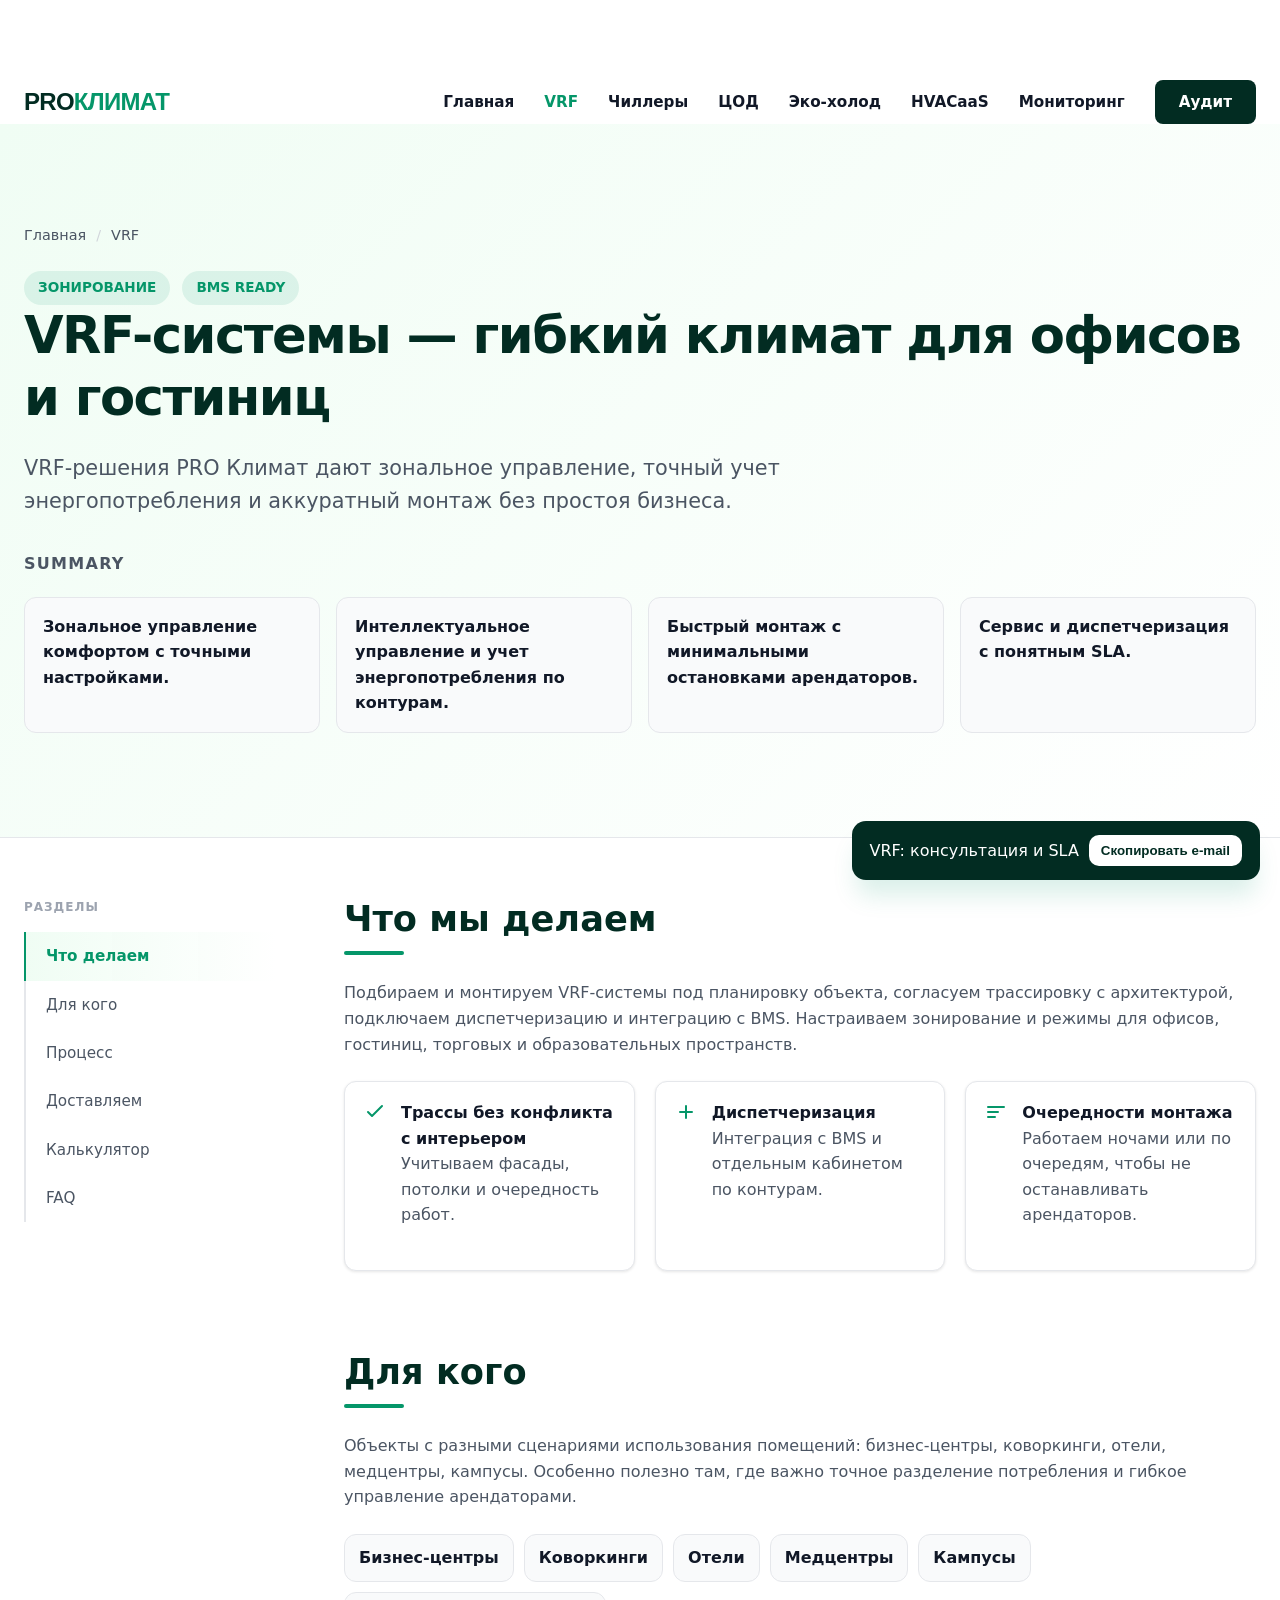
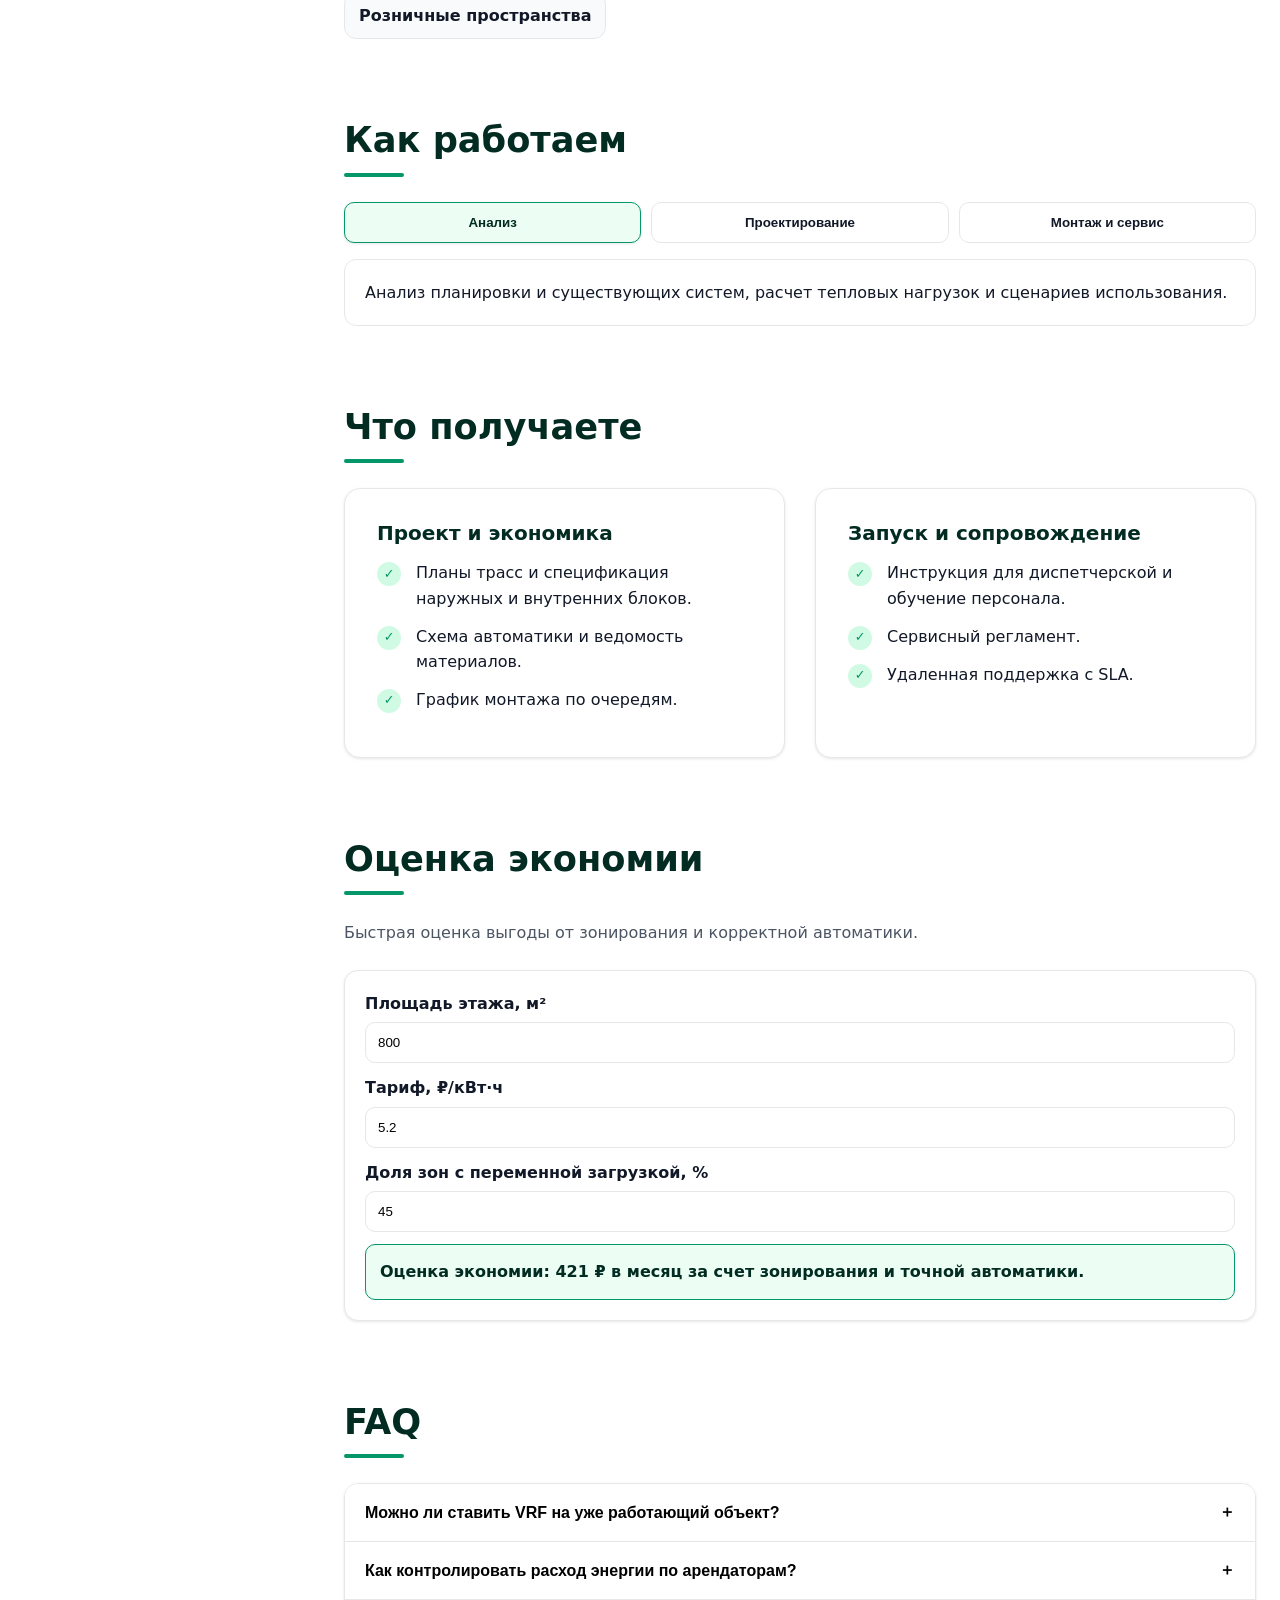
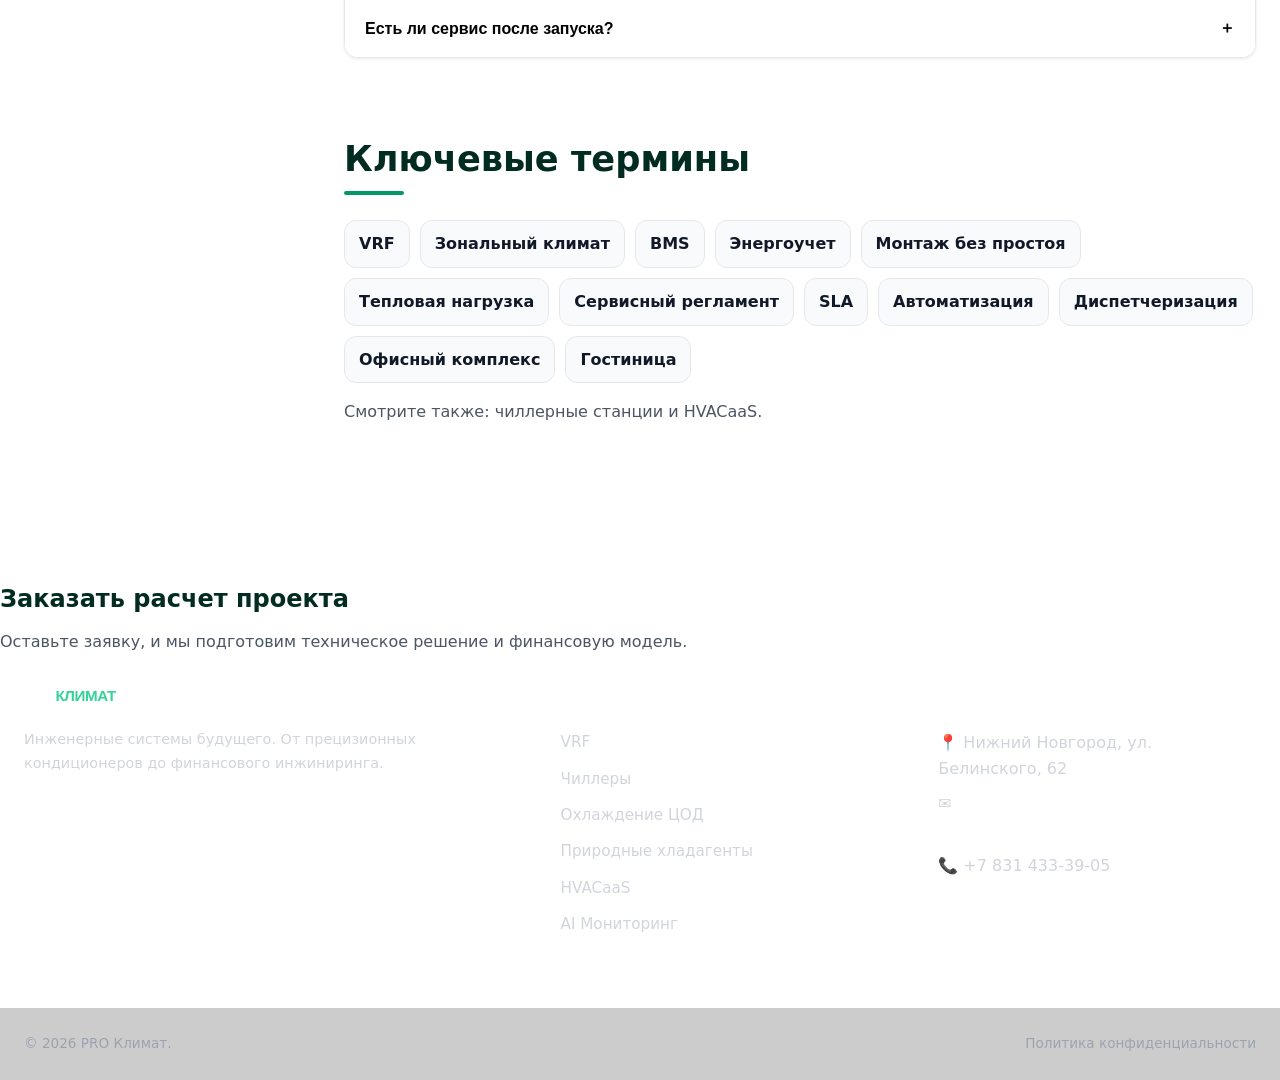
<file: vrf.html>
<!DOCTYPE html>
<html lang="ru">
<head>
    <meta charset="UTF-8">
    <meta name="viewport" content="width=device-width, initial-scale=1.0">
    <title>VRF-системы — гибкий климат для офисов и гостиниц</title>
    <meta name="description" content="VRF-решения PRO Климат дают зональное управление, точный учет энергопотребления и аккуратный монтаж без простоя бизнеса.">
    <link rel="canonical" href="https://pro.master52.ru/vrf.html">
    <meta property="og:title" content="VRF-системы — гибкий климат для офисов и гостиниц">
    <meta property="og:description" content="VRF-решения PRO Климат дают зональное управление, точный учет энергопотребления и аккуратный монтаж без простоя бизнеса.">
    <meta property="og:type" content="article">
    <meta property="og:url" content="https://pro.master52.ru/vrf.html">
    <meta property="og:site_name" content="PRO Климат">
    <meta name="twitter:card" content="summary_large_image">
    <meta name="twitter:title" content="VRF-системы — гибкий климат для офисов и гостиниц">
    <meta name="twitter:description" content="VRF-решения PRO Климат дают зональное управление, точный учет энергопотребления и аккуратный монтаж без простоя бизнеса.">
    <link rel="stylesheet" href="assets/css/site.css">
    <script type="application/ld+json">
    {
      "@context": "https://schema.org",
      "@graph": [
        {
          "@type": "Organization",
          "name": "PRO Климат",
          "url": "https://pro.master52.ru/",
          "logo": "https://pro.master52.ru/assets/img/logo.svg",
          "contactPoint": {
            "@type": "ContactPoint",
            "telephone": "+7 831 433-39-05",
            "contactType": "customer service",
            "email": "4333928@mail.ru"
          },
          "address": {"@type": "PostalAddress","streetAddress": "ул. Белинского, 62","addressLocality": "Нижний Новгород","addressCountry": "RU"}
        },
        {
          "@type": "WebSite",
          "url": "https://pro.master52.ru/",
          "name": "PRO Климат"
        },
        {
          "@type": "BreadcrumbList",
          "itemListElement": [
            {"@type": "ListItem", "position": 1, "name": "Главная", "item": "https://pro.master52.ru/index.html"},
            {"@type": "ListItem", "position": 2, "name": "VRF", "item": "https://pro.master52.ru/vrf.html"}
          ]
        }
      ]
    }
    </script>
</head>
<body>
    <div id="header-inj"></div>
    <main>
        <section class="hero reveal" aria-labelledby="vrf-title">
            <div class="container">
                <div class="breadcrumbs"><a href="/">Главная</a><span>/</span>VRF</div>
                <div class="badges">
                    <div class="badge">Зонирование</div>
                    <div class="badge">BMS ready</div>
                </div>
                <h1 id="vrf-title" class="hero-title">VRF-системы — гибкий климат для офисов и гостиниц</h1>
                <p class="hero-desc">VRF-решения PRO Климат дают зональное управление, точный учет энергопотребления и аккуратный монтаж без простоя бизнеса.</p>
                <h2 style="font-size:1rem; letter-spacing:0.08em; text-transform:uppercase; color:var(--c-text-light);">Summary</h2>
                <div class="summary-grid" aria-label="Краткое резюме VRF">
                    <div class="summary-item">Зональное управление комфортом с точными настройками.</div>
                    <div class="summary-item">Интеллектуальное управление и учет энергопотребления по контурам.</div>
                    <div class="summary-item">Быстрый монтаж с минимальными остановками арендаторов.</div>
                    <div class="summary-item">Сервис и диспетчеризация с понятным SLA.</div>
                </div>
            </div>
        </section>

        <div class="container content">
            <section class="layout reveal">
                <aside class="sidebar" aria-label="Навигация по VRF">
                    <div class="side-label">Разделы</div>
                    <div class="side-menu">
                        <a href="#what">Что делаем</a>
                        <a href="#who">Для кого</a>
                        <a href="#how">Процесс</a>
                        <a href="#deliver">Доставляем</a>
                        <a href="#calc">Калькулятор</a>
                        <a href="#faq">FAQ</a>
                    </div>
                </aside>
                <div class="content">
                    <section id="what" aria-labelledby="what-title">
                        <h2 id="what-title">Что мы делаем</h2>
                        <p>Подбираем и монтируем VRF-системы под планировку объекта, согласуем трассировку с архитектурой, подключаем диспетчеризацию и интеграцию с BMS. Настраиваем зонирование и режимы для офисов, гостиниц, торговых и образовательных пространств.</p>
                        <div class="feature-list">
                            <div class="feature">
                                <svg viewBox="0 0 24 24" fill="none" aria-hidden="true"><path d="M5 12l4 4 10-10" stroke="currentColor" stroke-width="2" stroke-linecap="round" stroke-linejoin="round"/></svg>
                                <div><strong>Трассы без конфликта с интерьером</strong><p>Учитываем фасады, потолки и очередность работ.</p></div>
                            </div>
                            <div class="feature">
                                <svg viewBox="0 0 24 24" fill="none" aria-hidden="true"><path d="M12 6v12m6-6H6" stroke="currentColor" stroke-width="2" stroke-linecap="round"/></svg>
                                <div><strong>Диспетчеризация</strong><p>Интеграция с BMS и отдельным кабинетом по контурам.</p></div>
                            </div>
                            <div class="feature">
                                <svg viewBox="0 0 24 24" fill="none" aria-hidden="true"><path d="M4 7h16M4 12h10M4 17h7" stroke="currentColor" stroke-width="2" stroke-linecap="round"/></svg>
                                <div><strong>Очередности монтажа</strong><p>Работаем ночами или по очередям, чтобы не останавливать арендаторов.</p></div>
                            </div>
                        </div>
                    </section>

                    <section id="who" class="reveal" aria-labelledby="who-title">
                        <h2 id="who-title">Для кого</h2>
                        <p>Объекты с разными сценариями использования помещений: бизнес-центры, коворкинги, отели, медцентры, кампусы. Особенно полезно там, где важно точное разделение потребления и гибкое управление арендаторами.</p>
                        <div class="key-terms" style="justify-content:flex-start;">
                            <span>Бизнес-центры</span><span>Коворкинги</span><span>Отели</span><span>Медцентры</span><span>Кампусы</span><span>Розничные пространства</span>
                        </div>
                    </section>

                    <section id="how" class="reveal" aria-labelledby="how-title">
                        <h2 id="how-title">Как работаем</h2>
                        <div class="tab-buttons" role="tablist" aria-label="Этапы VRF">
                            <button role="tab" aria-selected="true" aria-controls="vrf-tab1" id="vrf-tab-btn-1">Анализ</button>
                            <button role="tab" aria-selected="false" aria-controls="vrf-tab2" id="vrf-tab-btn-2">Проектирование</button>
                            <button role="tab" aria-selected="false" aria-controls="vrf-tab3" id="vrf-tab-btn-3">Монтаж и сервис</button>
                        </div>
                        <div id="vrf-tab1" class="tab-panel active" role="tabpanel" aria-labelledby="vrf-tab-btn-1">Анализ планировки и существующих систем, расчет тепловых нагрузок и сценариев использования.</div>
                        <div id="vrf-tab2" class="tab-panel" role="tabpanel" aria-labelledby="vrf-tab-btn-2">Проект трасс и согласование с фасадом, подбор наружных и внутренних блоков, ведомость материалов.</div>
                        <div id="vrf-tab3" class="tab-panel" role="tabpanel" aria-labelledby="vrf-tab-btn-3">Монтаж без остановки ключевых зон, настройка автоматики, подключение к мониторингу и сервисный регламент.</div>
                    </section>

                    <section id="deliver" class="reveal" aria-labelledby="deliver-title">
                        <h2 id="deliver-title">Что получаете</h2>
                        <div class="grid-2">
                            <div class="card">
                                <h4>Проект и экономика</h4>
                                <ul class="list-check">
                                    <li><span class="icon-ok">✓</span><span>Планы трасс и спецификация наружных и внутренних блоков.</span></li>
                                    <li><span class="icon-ok">✓</span><span>Схема автоматики и ведомость материалов.</span></li>
                                    <li><span class="icon-ok">✓</span><span>График монтажа по очередям.</span></li>
                                </ul>
                            </div>
                            <div class="card">
                                <h4>Запуск и сопровождение</h4>
                                <ul class="list-check">
                                    <li><span class="icon-ok">✓</span><span>Инструкция для диспетчерской и обучение персонала.</span></li>
                                    <li><span class="icon-ok">✓</span><span>Сервисный регламент.</span></li>
                                    <li><span class="icon-ok">✓</span><span>Удаленная поддержка с SLA.</span></li>
                                </ul>
                            </div>
                        </div>
                    </section>

                    <section id="calc" class="reveal" aria-labelledby="calc-title">
                        <h2 id="calc-title">Оценка экономии</h2>
                        <p>Быстрая оценка выгоды от зонирования и корректной автоматики.</p>
                        <div class="calc-card" data-calculator="vrf">
                            <label for="vrf-area">Площадь этажа, м²</label>
                            <input id="vrf-area" type="number" min="100" value="800">
                            <label for="vrf-tariff">Тариф, ₽/кВт·ч</label>
                            <input id="vrf-tariff" type="number" min="1" step="0.01" value="5.2">
                            <label for="vrf-split">Доля зон с переменной загрузкой, %</label>
                            <input id="vrf-split" type="number" min="10" max="90" value="45">
                            <div class="calc-output" aria-live="polite">Укажите параметры, чтобы увидеть результат.</div>
                        </div>
                    </section>

                    <section id="faq" class="reveal" aria-labelledby="faq-title">
                        <h2 id="faq-title">FAQ</h2>
                        <div class="accordion" data-accordion>
                            <div class="accordion-item">
                                <button type="button" aria-expanded="false">Можно ли ставить VRF на уже работающий объект?<span class="icon">＋</span></button>
                                <div class="accordion-panel">Да, этапируем монтаж по очередям, согласуем ночные или выходные работы, чтобы не останавливать арендаторов.</div>
                            </div>
                            <div class="accordion-item">
                                <button type="button" aria-expanded="false">Как контролировать расход энергии по арендаторам?<span class="icon">＋</span></button>
                                <div class="accordion-panel">Добавляем учет по контурам и выводим показатели в BMS или отдельный кабинет.</div>
                            </div>
                            <div class="accordion-item">
                                <button type="button" aria-expanded="false">Есть ли сервис после запуска?<span class="icon">＋</span></button>
                                <div class="accordion-panel">Предоставляем регламентное обслуживание, обучение персонала и диспетчеризацию с удаленной поддержкой.</div>
                            </div>
                        </div>
                    </section>

                    <section id="terms" class="reveal" aria-labelledby="terms-title">
                        <h2 id="terms-title">Ключевые термины</h2>
                        <div class="key-terms">
                            <span>VRF</span><span>Зональный климат</span><span>BMS</span><span>Энергоучет</span><span>Монтаж без простоя</span><span>Тепловая нагрузка</span><span>Сервисный регламент</span><span>SLA</span><span>Автоматизация</span><span>Диспетчеризация</span><span>Офисный комплекс</span><span>Гостиница</span>
                        </div>
                        <p style="margin-top:16px;">Смотрите также: <a href="/chiller.html">чиллерные станции</a> и <a href="/hvacaas.html">HVACaaS</a>.</p>
                    </section>
                </div>
            </section>
        </div>
    </main>

    <div id="cta-inj"></div>
    <div id="footer-inj"></div>

    <div class="sticky-cta" role="alert" aria-live="polite">
        <span>VRF: консультация и SLA</span>
        <button type="button" data-copy="4333928@mail.ru">Скопировать e-mail</button>
    </div>

    <script src="assets/js/site.js" defer></script>
    <script type="application/ld+json">
    {
      "@context": "https://schema.org",
      "@type": "FAQPage",
      "mainEntity": [
        {"@type": "Question","name": "Можно ли ставить VRF на уже работающий объект?","acceptedAnswer":{"@type":"Answer","text":"Да, этапируем монтаж по очередям, согласуем ночные или выходные работы, чтобы не останавливать арендаторов."}},
        {"@type": "Question","name": "Как контролировать расход энергии по арендаторам?","acceptedAnswer":{"@type":"Answer","text":"Добавляем учет по контурам и выводим показатели в BMS или отдельный кабинет."}},
        {"@type": "Question","name": "Есть ли сервис после запуска?","acceptedAnswer":{"@type":"Answer","text":"Предоставляем регламентное обслуживание, обучение персонала и диспетчеризацию с удаленной поддержкой."}}
      ]
    }
    </script>
</body>
</html>
</file>
<file: assets/css/site.css>
/* ==========================================================================
   1. ДИЗАЙН-СИСТЕМА (ПЕРЕМЕННЫЕ)
   ========================================================================== */
:root {
    /* Цвета */
    --c-primary:      #022c22; /* Темно-зеленый (Основа) */
    --c-secondary:    #059669; /* Эмеральд (Акцент) */
    --c-accent:       #34D399; /* Ярко-зеленый (Детали) */
    --c-text-main:    #111827; /* Основной текст */
    --c-text-light:   #4B5563; /* Второстепенный текст */
    --c-bg-body:      #FFFFFF;
    --c-bg-gray:      #F9FAFB; /* Фон секций */
    --c-border:       #E5E7EB;
    
    /* Размеры и Отступы */
    --header-h:       80px;
    --container-w:    1280px;
    --radius:         16px;
    --section-gap:    100px;   /* Стандартный отступ между секциями */
    
    /* Тени */
    --shadow-sm:      0 1px 3px rgba(0,0,0,0.1);
    --shadow-md:      0 4px 6px -1px rgba(0,0,0,0.1);
    --shadow-lg:      0 10px 15px -3px rgba(0,0,0,0.1);
    --shadow-hover:   0 20px 25px -5px rgba(5, 150, 105, 0.15);
    
    /* Анимация */
    --transition:     all 0.3s cubic-bezier(0.4, 0, 0.2, 1);
}

/* ==========================================================================
   2. БАЗОВЫЕ СТИЛИ (RESET)
   ========================================================================== */
*, *::before, *::after { box-sizing: border-box; margin: 0; padding: 0; }

html { 
    scroll-behavior: smooth; 
    scroll-padding-top: 100px; 
}

body {
    font-family: 'Inter', system-ui, -apple-system, BlinkMacSystemFont, "Segoe UI", sans-serif;
    color: var(--c-text-main);
    background-color: var(--c-bg-body);
    line-height: 1.6;
    -webkit-font-smoothing: antialiased;
    
    /* STICKY FOOTER HACK */
    display: flex;
    flex-direction: column;
    min-height: 100vh;
    padding-top: var(--header-h); /* Отступ под фиксированную шапку */
}

h1, h2, h3, h4 {
    font-family: 'Manrope', 'Inter', system-ui, sans-serif;
    font-weight: 800;
    color: var(--c-primary);
    line-height: 1.2;
    margin-bottom: 1rem;
}

p { margin-bottom: 1.5rem; color: var(--c-text-light); }
a { text-decoration: none; color: inherit; transition: var(--transition); }
ul { list-style: none; }
img { max-width: 100%; display: block; }

/* Контейнер */
.container {
    width: 100%;
    max-width: var(--container-w);
    margin: 0 auto;
    padding: 0 24px;
}

/* ==========================================================================
   3. КОМПОНЕНТЫ ШАПКИ (HEADER)
   ========================================================================== */
header {
    position: fixed; top: 0; left: 0; width: 100%; height: var(--header-h);
    background: rgba(255, 255, 255, 0.98);
    border-bottom: 1px solid var(--c-border);
    backdrop-filter: blur(12px);
    z-index: 1000;
    display: flex; align-items: center;
}

.header-inner { display: flex; justify-content: space-between; align-items: center; }

.logo { 
    font-family: 'Manrope', sans-serif; font-size: 1.5rem; font-weight: 800; 
    color: var(--c-primary); text-transform: uppercase; letter-spacing: -0.03em; 
}
.logo span { color: var(--c-secondary); }

.nav { display: flex; gap: 30px; align-items: center; }
.nav a { font-weight: 600; font-size: 0.95rem; color: var(--c-text-main); position: relative; }
.nav a:hover, .nav a.active { color: var(--c-secondary); }

.btn-nav {
    padding: 10px 24px; background: var(--c-primary); color: white !important;
    border-radius: 8px; font-weight: 600; font-size: 0.9rem;
}
.btn-nav:hover { background: var(--c-secondary); transform: translateY(-2px); }

/* ==========================================================================
   4. HERO SECTION
   ========================================================================== */
.hero {
    padding: 100px 0 80px;
    background: linear-gradient(135deg, #F0FDF4 0%, #FFFFFF 100%);
    border-bottom: 1px solid var(--c-border);
    margin-bottom: 60px;
}

.breadcrumbs { font-size: 0.9rem; color: var(--c-text-light); margin-bottom: 24px; font-weight: 500; }
.breadcrumbs a:hover { color: var(--c-secondary); }
.breadcrumbs span { margin: 0 10px; color: #D1D5DB; }

.hero-title { font-size: clamp(2.1rem, 4vw, 3.5rem); margin-bottom: 24px; letter-spacing: -1.5px; }
.hero-desc { font-size: clamp(1.05rem, 2vw, 1.3rem); max-width: 780px; margin-bottom: 35px; color: var(--c-text-light); }

.badges { display: flex; gap: 12px; flex-wrap: wrap; }
.badge { 
    background: rgba(5, 150, 105, 0.1); color: var(--c-secondary); 
    padding: 6px 14px; border-radius: 50px; font-size: 0.85rem; font-weight: 700; text-transform: uppercase;
}

/* ==========================================================================
   5. СЕТКА И ЛЕЙАУТ (Sidebar + Content)
   ========================================================================== */
.layout {
    display: grid;
    grid-template-columns: 260px 1fr;
    gap: 60px;
    align-items: start;
    margin-bottom: var(--section-gap);
}

/* Сайдбар */
.sidebar { position: sticky; top: 120px; }
.side-menu { border-left: 2px solid var(--c-border); padding-left: 0; }
.side-menu a {
    display: block; padding: 12px 20px; color: var(--c-text-light);
    font-size: 0.95rem; font-weight: 500; margin-left: -2px; border-left: 2px solid transparent;
}
.side-menu a:hover, .side-menu a.active {
    color: var(--c-secondary); border-left-color: var(--c-secondary);
    background: linear-gradient(90deg, #F0FDF4 0%, transparent 100%);
    font-weight: 700;
}
.side-label { 
    font-size: 0.75rem; text-transform: uppercase; letter-spacing: 1px; 
    color: #9CA3AF; margin-bottom: 15px; font-weight: 800; 
}

/* Контент */
.content section { margin-bottom: 80px; scroll-margin-top: 120px; }
.content h2 { 
    font-size: 2.2rem; margin-bottom: 25px; position: relative; padding-bottom: 15px; 
}
.content h2::after { 
    content: ''; position: absolute; bottom: 0; left: 0; 
    width: 60px; height: 4px; background: var(--c-secondary); border-radius: 2px;
}
.content h3 { font-size: 1.6rem; margin-top: 40px; margin-bottom: 20px; }

/* ==========================================================================
   6. UI ЭЛЕМЕНТЫ (Карточки, Списки, Таблицы)
   ========================================================================== */
.grid-2 { display: grid; grid-template-columns: 1fr 1fr; gap: 30px; }
.grid-3 { display: grid; grid-template-columns: repeat(3, 1fr); gap: 30px; }
.grid-responsive { display: grid; gap: 20px; grid-template-columns: repeat(auto-fit, minmax(240px, 1fr)); }

.card {
    background: white; padding: 32px; border-radius: var(--radius);
    border: 1px solid var(--c-border); box-shadow: var(--shadow-sm);
    transition: var(--transition); height: 100%; display: flex; flex-direction: column;
}
.card:hover { transform: translateY(-5px); box-shadow: var(--shadow-hover); border-color: var(--c-accent); }
.card-accent { border-top: 4px solid var(--c-secondary); }
.card h4 { font-size: 1.25rem; margin-bottom: 15px; }

.pill { display: inline-flex; align-items: center; gap: 8px; padding: 8px 14px; border-radius: 999px; background: #ECFDF3; color: var(--c-secondary); font-weight: 700; font-size: 0.9rem; }

.summary-grid { display: grid; grid-template-columns: repeat(auto-fit, minmax(220px, 1fr)); gap: 16px; margin: 24px 0; }
.summary-item { background: var(--c-bg-gray); padding: 16px 18px; border-radius: 12px; font-weight: 600; color: var(--c-text-main); border: 1px solid var(--c-border); }

.feature-list { display: grid; grid-template-columns: repeat(auto-fit, minmax(260px, 1fr)); gap: 20px; }
.feature { display: flex; gap: 14px; padding: 18px; border: 1px solid var(--c-border); border-radius: 12px; background: white; box-shadow: var(--shadow-sm); }
.feature svg { width: 24px; height: 24px; color: var(--c-secondary); flex-shrink: 0; }

.tab-buttons { display: grid; grid-template-columns: repeat(auto-fit, minmax(160px, 1fr)); gap: 10px; margin-bottom: 16px; }
.tab-buttons button { padding: 12px 16px; border-radius: 10px; border: 1px solid var(--c-border); background: white; font-weight: 700; color: var(--c-text-main); cursor: pointer; transition: var(--transition); }
.tab-buttons button[aria-selected="true"] { background: #ECFDF3; border-color: var(--c-secondary); color: var(--c-primary); box-shadow: var(--shadow-sm); }

.tab-panel { display: none; border: 1px solid var(--c-border); border-radius: 12px; padding: 20px; background: white; }
.tab-panel.active { display: block; }

.accordion { border: 1px solid var(--c-border); border-radius: 14px; overflow: hidden; box-shadow: var(--shadow-sm); }
.accordion-item + .accordion-item { border-top: 1px solid var(--c-border); }
.accordion button { width: 100%; text-align: left; padding: 18px 20px; background: white; border: none; font-weight: 700; font-size: 1rem; display: flex; justify-content: space-between; align-items: center; cursor: pointer; }
.accordion button:focus-visible { outline: 3px solid var(--c-secondary); outline-offset: 2px; }
.accordion .icon { transition: transform 0.3s ease; }
.accordion [aria-expanded="true"] .icon { transform: rotate(45deg); }
.accordion-panel { padding: 0 20px 18px; color: var(--c-text-light); display: none; }
.accordion-panel.open { display: block; }

.calc-card { padding: 20px; border: 1px solid var(--c-border); border-radius: 14px; background: white; box-shadow: var(--shadow-sm); }
.calc-card label { display: block; font-weight: 700; margin-bottom: 6px; }
.calc-card input, .calc-card select { width: 100%; padding: 12px; border-radius: 10px; border: 1px solid var(--c-border); margin-bottom: 12px; }
.calc-output { background: #ECFDF3; border: 1px solid var(--c-secondary); padding: 14px; border-radius: 10px; font-weight: 700; color: var(--c-primary); }

.key-terms { display: flex; flex-wrap: wrap; gap: 10px; margin-top: 14px; }
.key-terms span { padding: 10px 14px; background: var(--c-bg-gray); border-radius: 12px; border: 1px solid var(--c-border); font-weight: 700; color: var(--c-text-main); }

.sticky-cta { position: fixed; bottom: 20px; right: 20px; background: var(--c-primary); color: white; padding: 14px 18px; border-radius: 14px; display: flex; align-items: center; gap: 10px; box-shadow: var(--shadow-hover); z-index: 999; }
.sticky-cta button { background: white; color: var(--c-primary); border: none; padding: 8px 12px; border-radius: 10px; font-weight: 700; cursor: pointer; }

.reveal { opacity: 0; transform: translateY(16px); transition: opacity 0.6s ease, transform 0.6s ease; }
.reveal.visible { opacity: 1; transform: translateY(0); }

/* Списки с галочками */
.list-check li { display: flex; align-items: flex-start; gap: 15px; margin-bottom: 12px; }
.icon-ok { 
    flex-shrink: 0; width: 24px; height: 24px; background: #D1FAE5; color: var(--c-secondary);
    border-radius: 50%; display: flex; align-items: center; justify-content: center; font-size: 0.8rem; margin-top: 2px;
}

/* Таблицы */
.table-responsive { overflow-x: auto; margin: 30px 0; border: 1px solid var(--c-border); border-radius: var(--radius); }
table { width: 100%; border-collapse: collapse; min-width: 600px; }
th { background: #F3F4F6; padding: 18px 24px; text-align: left; font-size: 0.85rem; text-transform: uppercase; color: var(--c-text-light); }
td { padding: 18px 24px; border-top: 1px solid var(--c-border); vertical-align: top; }
tr:hover td { background: #F9FAFB; }

/* Темный блок (Интерактив) */
.dark-section {
    background: var(--c-primary); color: white; padding: 50px; 
    border-radius: 20px; margin: 40px 0; position: relative; overflow: hidden;
}
.dark-section::before {
    content: ''; position: absolute; top: -50px; right: -50px; width: 300px; height: 300px;
    background: radial-gradient(circle, rgba(52, 211, 153, 0.15) 0%, transparent 70%);
    border-radius: 50%; pointer-events: none;
}
.dark-section h2, .dark-section h3, .dark-section h4 { color: white; }
.dark-section p { color: #D1FAE5; }

/* ==========================================================================
   7. ВИЗУАЛИЗАЦИЯ ДАННЫХ (Графики)
   ========================================================================== */
/* График колонок */
.viz-bars { display: flex; align-items: flex-end; gap: 20px; height: 160px; margin-top: 30px; }
.vb-col { 
    flex: 1; background: rgba(255,255,255,0.1); border-radius: 8px 8px 0 0;
    display: flex; flex-direction: column; justify-content: flex-end; align-items: center;
    padding-bottom: 10px; position: relative; transition: height 1s ease;
}
.vb-col.active { background: var(--c-secondary); box-shadow: 0 0 30px rgba(5,150,105,0.4); }
.vb-val { font-size: 2.5rem; font-weight: 800; color: white; line-height: 1; }
.vb-lbl { position: absolute; bottom: -30px; font-size: 0.8rem; text-transform: uppercase; opacity: 0.7; color: #D1FAE5; }

/* График сенсора */
.sensor-chart { display: flex; align-items: flex-end; height: 100px; gap: 3px; margin-top: 20px; }
.sc-bar { flex: 1; background: var(--c-secondary); opacity: 0.6; border-radius: 2px 2px 0 0; transition: height 0.2s; }
.sc-bar.alert { background: #EF4444; opacity: 1; }

/* Полосы GWP */
.gwp-item { margin-bottom: 20px; }
.gwp-head { display: flex; justify-content: space-between; font-size: 0.9rem; font-weight: 700; margin-bottom: 8px; }
.gwp-bg { width: 100%; background: #E5E7EB; height: 10px; border-radius: 6px; overflow: hidden; }
.gwp-bar { height: 100%; background: #EF4444; width: 0; transition: width 1.5s ease-out; }
.gwp-bar.eco { background: var(--c-secondary); }

/* ==========================================================================
   8. CTA & ПОДВАЛ
   ========================================================================== */
.cta-wrapper {
    background: var(--c-bg-gray); padding: 80px 0; border-top: 1px solid var(--c-border);
}
.cta-card {
    background: white; padding: 60px; border-radius: 24px; max-width: 800px; margin: 0 auto;
    text-align: center; border: 1px solid var(--c-border); box-shadow: var(--shadow-lg);
}
.amo-container { margin-top: 30px; min-height: 250px; }

footer { 
    background: var(--c-primary); color: white; 
    padding-top: 80px; margin-top: auto; 
}
.footer-cols { display: grid; grid-template-columns: 1.5fr 1fr 1fr; gap: 60px; margin-bottom: 60px; }
.f-col h4 { color: white; margin-bottom: 25px; font-size: 1.1rem; }
.f-col a { display: block; color: #D1D5DB; margin-bottom: 12px; font-size: 0.95rem; }
.f-col a:hover { color: var(--c-accent); padding-left: 5px; }
.f-btm { background: rgba(0,0,0,0.2); padding: 25px 0; font-size: 0.85rem; color: #9CA3AF; }
.f-btm-inner { display: flex; justify-content: space-between; }

/* ==========================================================================
   9. АДАПТИВНОСТЬ
   ========================================================================== */
@media (max-width: 992px) {
    .hero-title { font-size: 2.5rem; }
    .layout { grid-template-columns: 1fr; gap: 40px; }
    .sidebar { display: none; }
    .nav { display: none; } /* Скрываем меню на моб */
    .grid-2, .grid-3, .footer-cols { grid-template-columns: 1fr; gap: 30px; }
    .cta-card { padding: 30px; }
}

@media (max-width: 640px) {
    :root { --section-gap: 72px; }
    .hero { padding: 80px 0 60px; }
    .hero-desc { margin-bottom: 24px; }
    .sticky-cta { left: 16px; right: 16px; justify-content: space-between; }
}

@media (max-width: 480px) {
    .badge { font-size: 0.8rem; }
    .calc-card { padding: 16px; }
    .tab-buttons { grid-template-columns: 1fr; }
    .tab-buttons button { text-align: left; }
}
</file>
